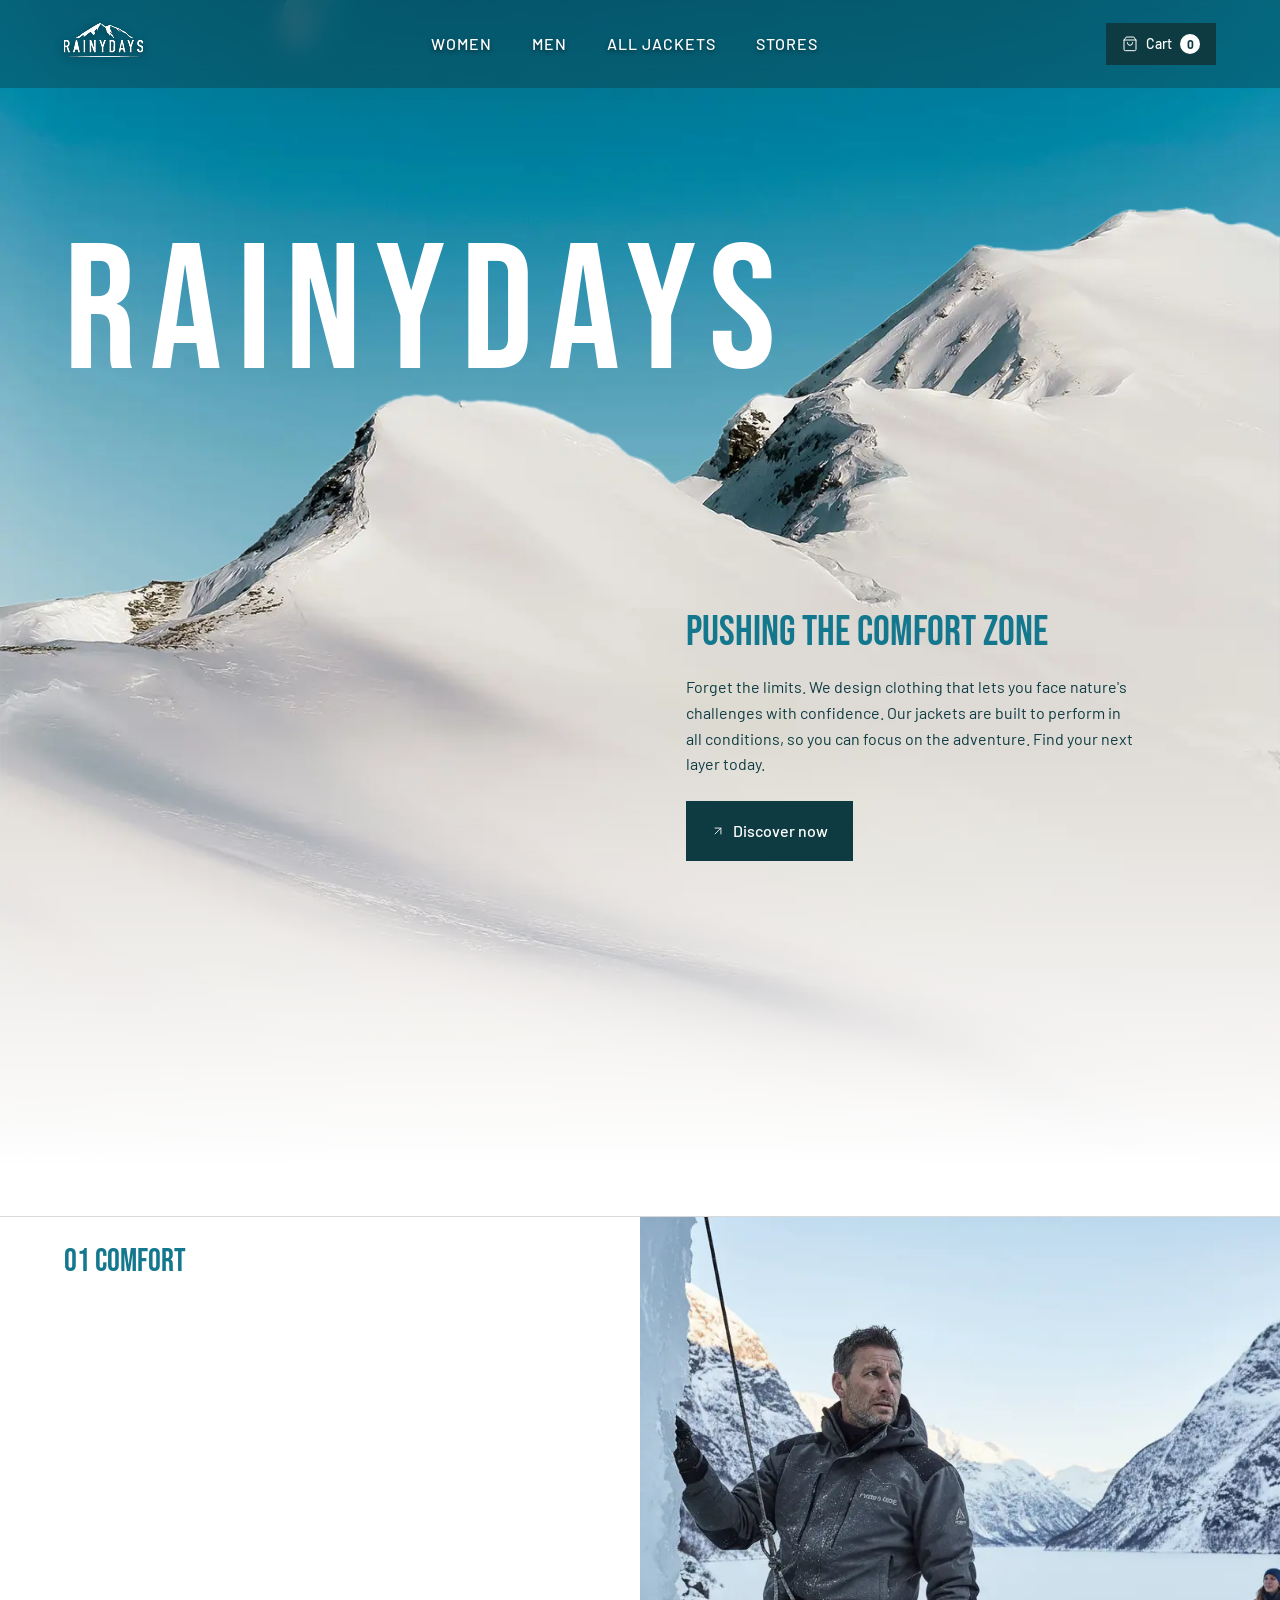
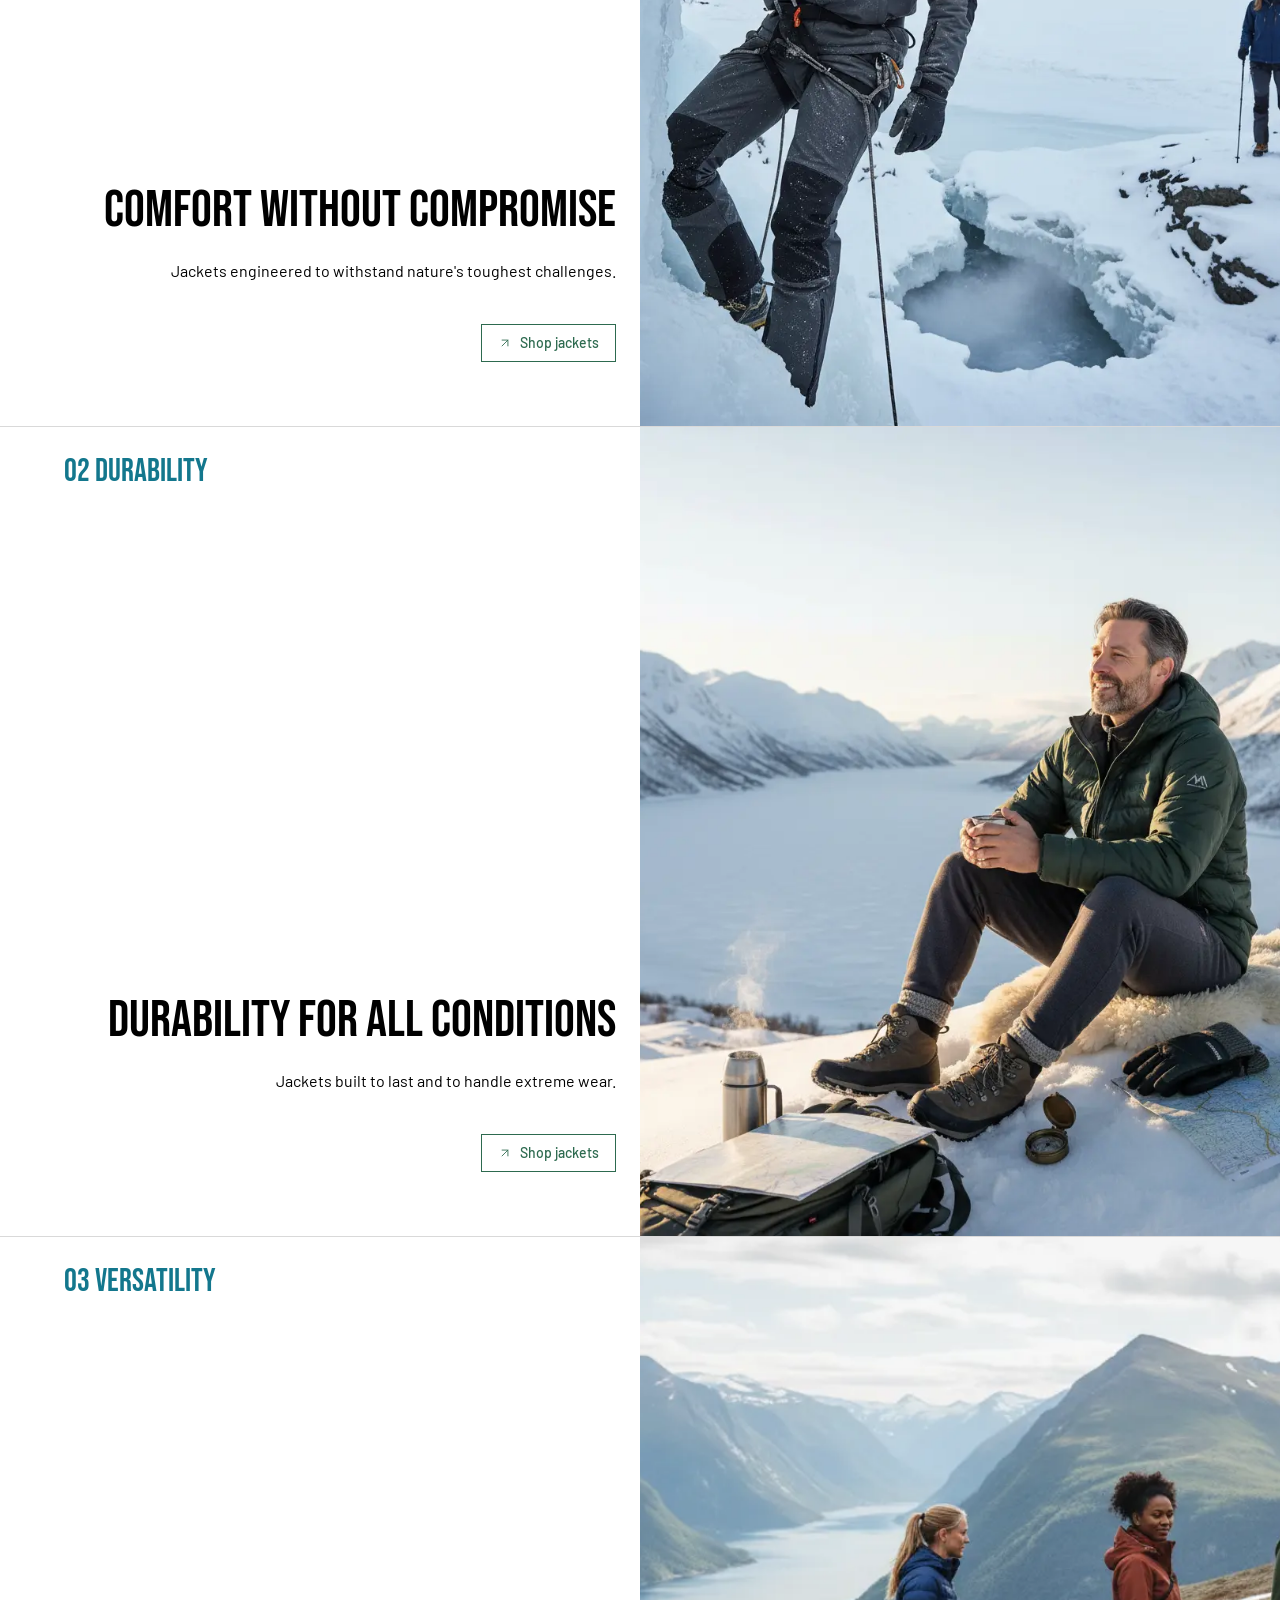
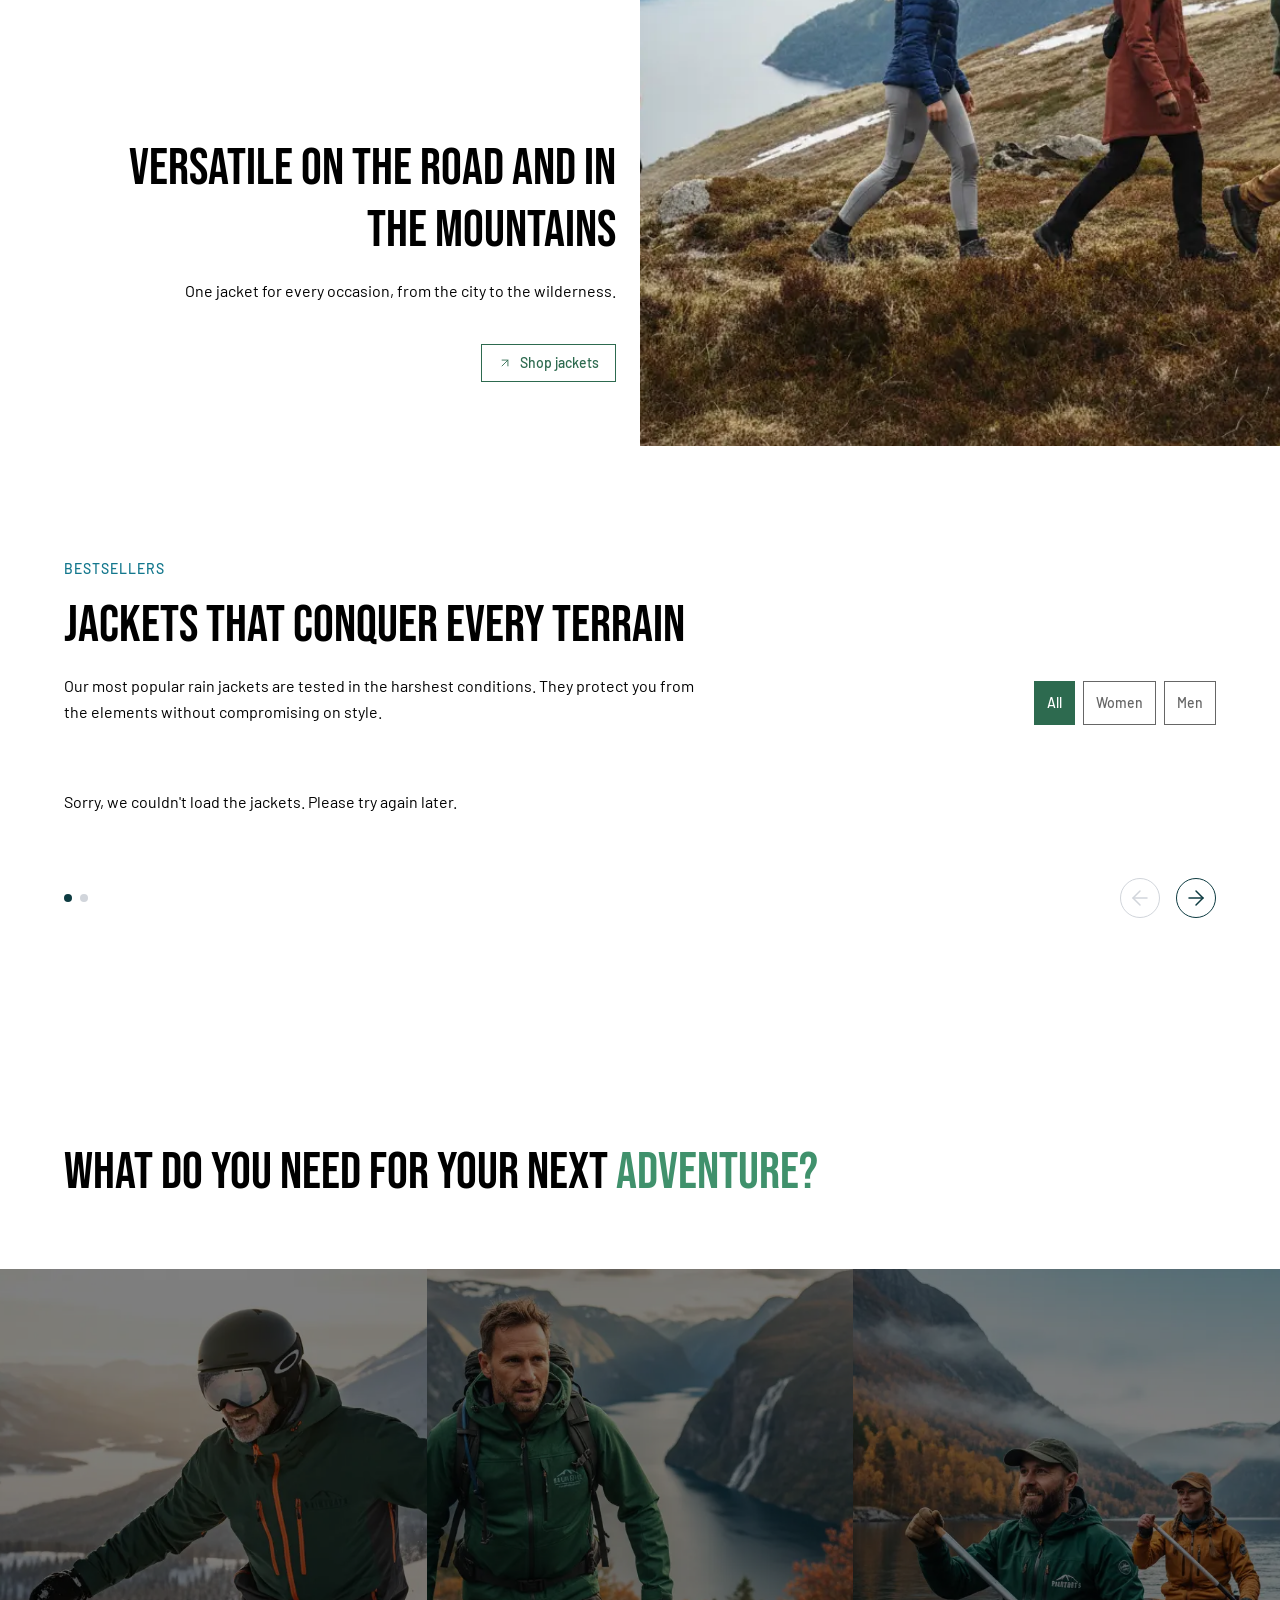
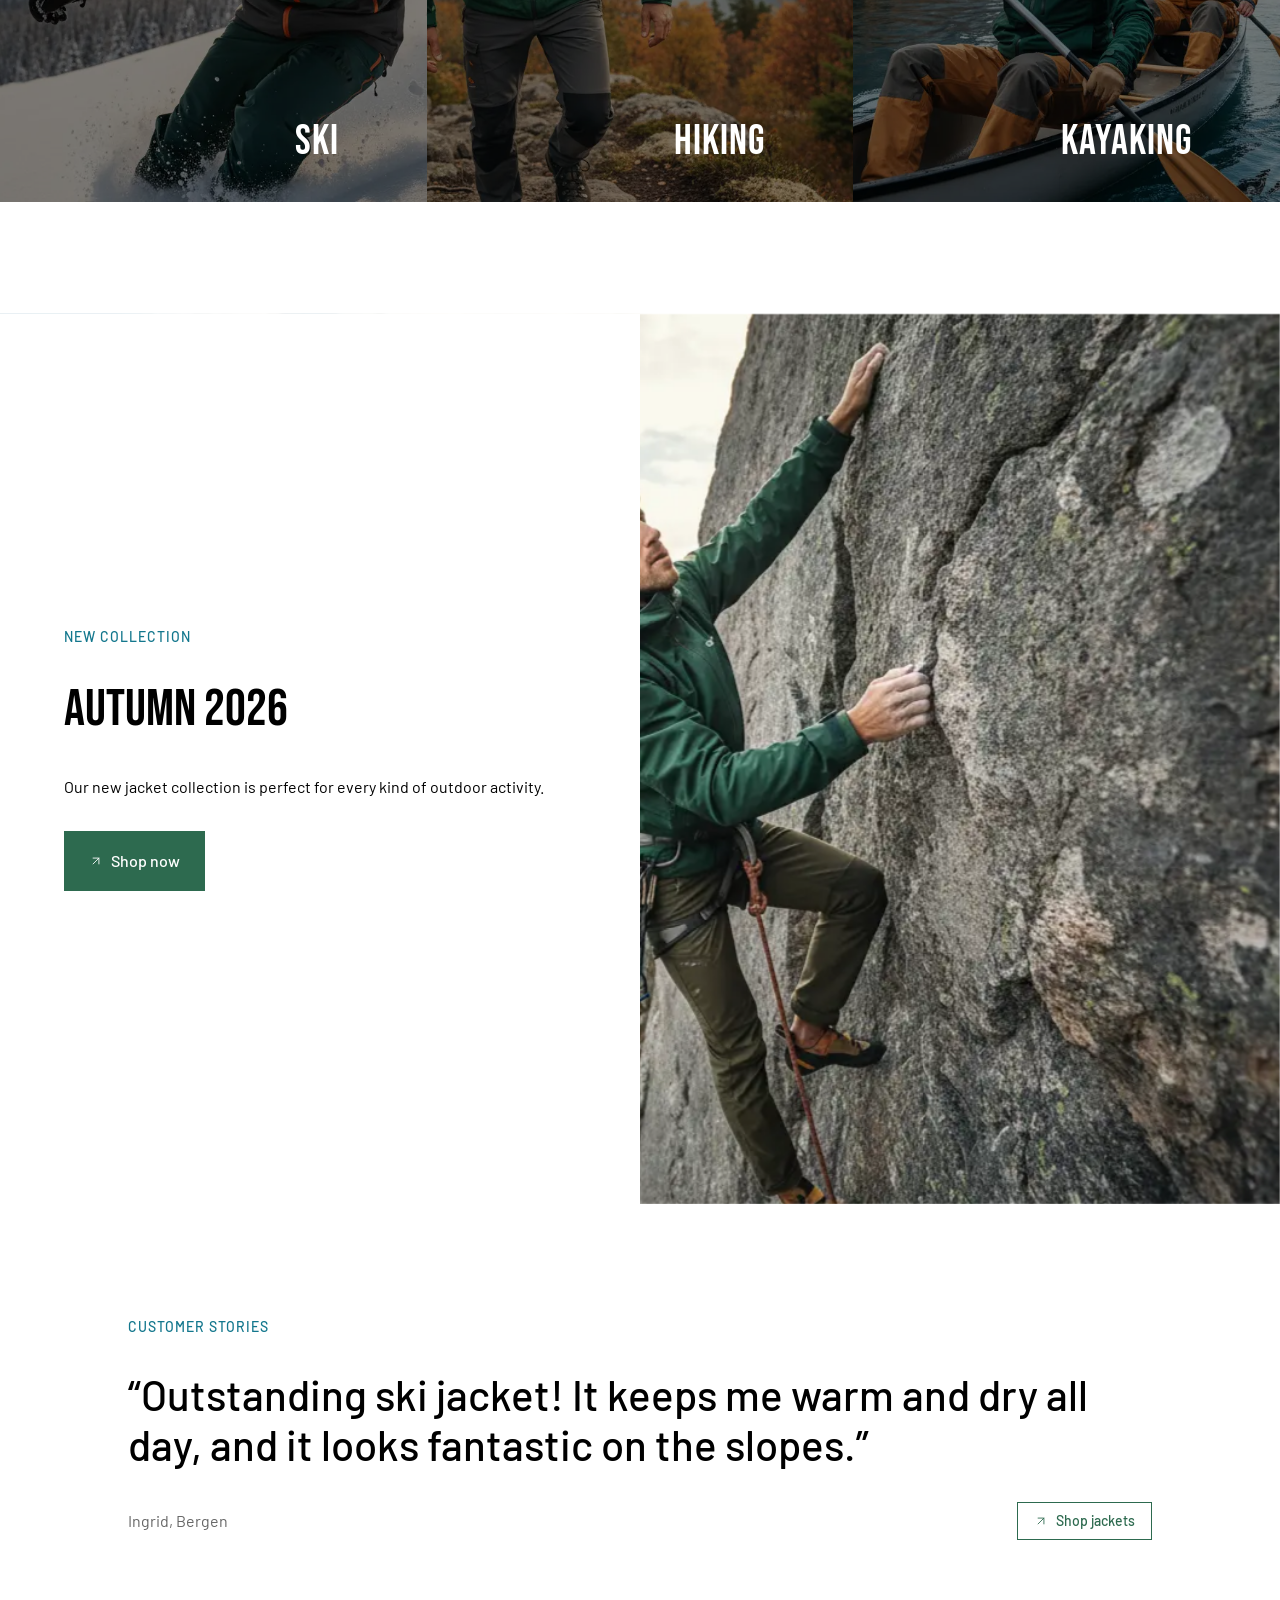
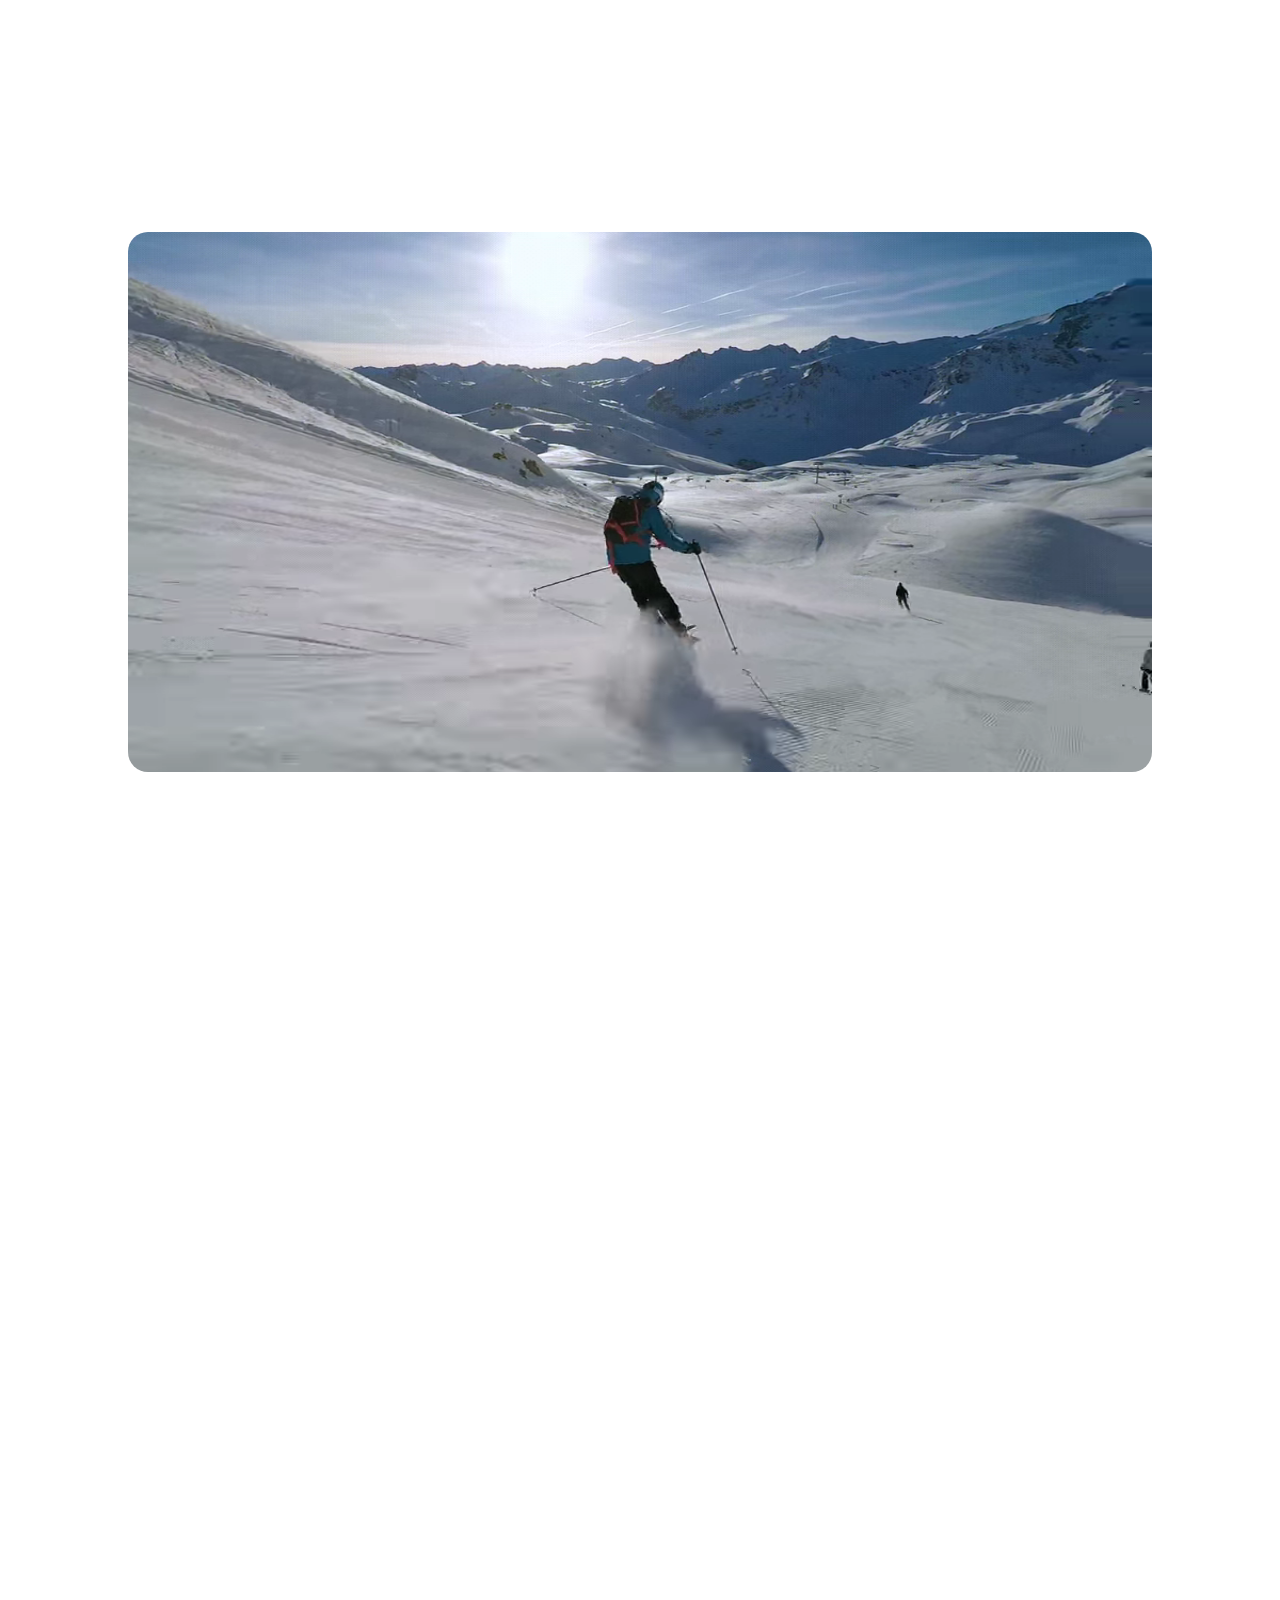
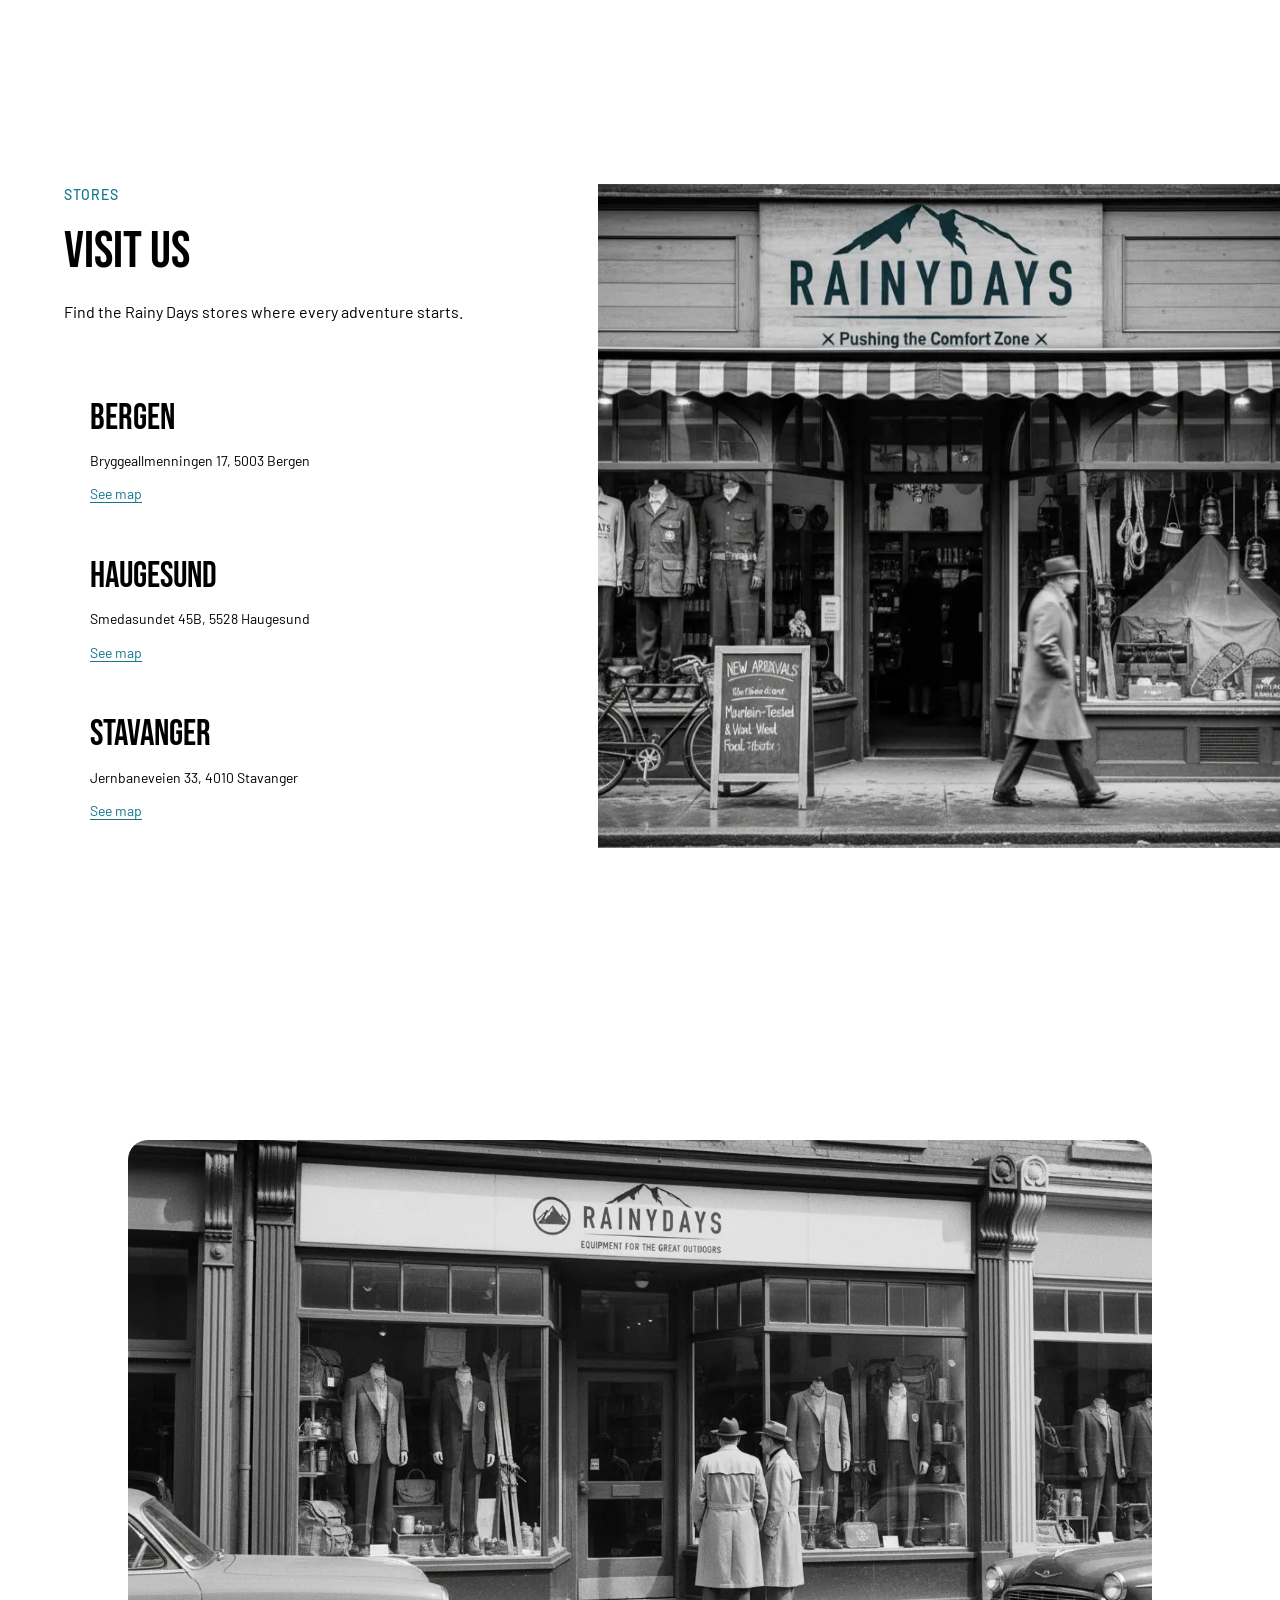
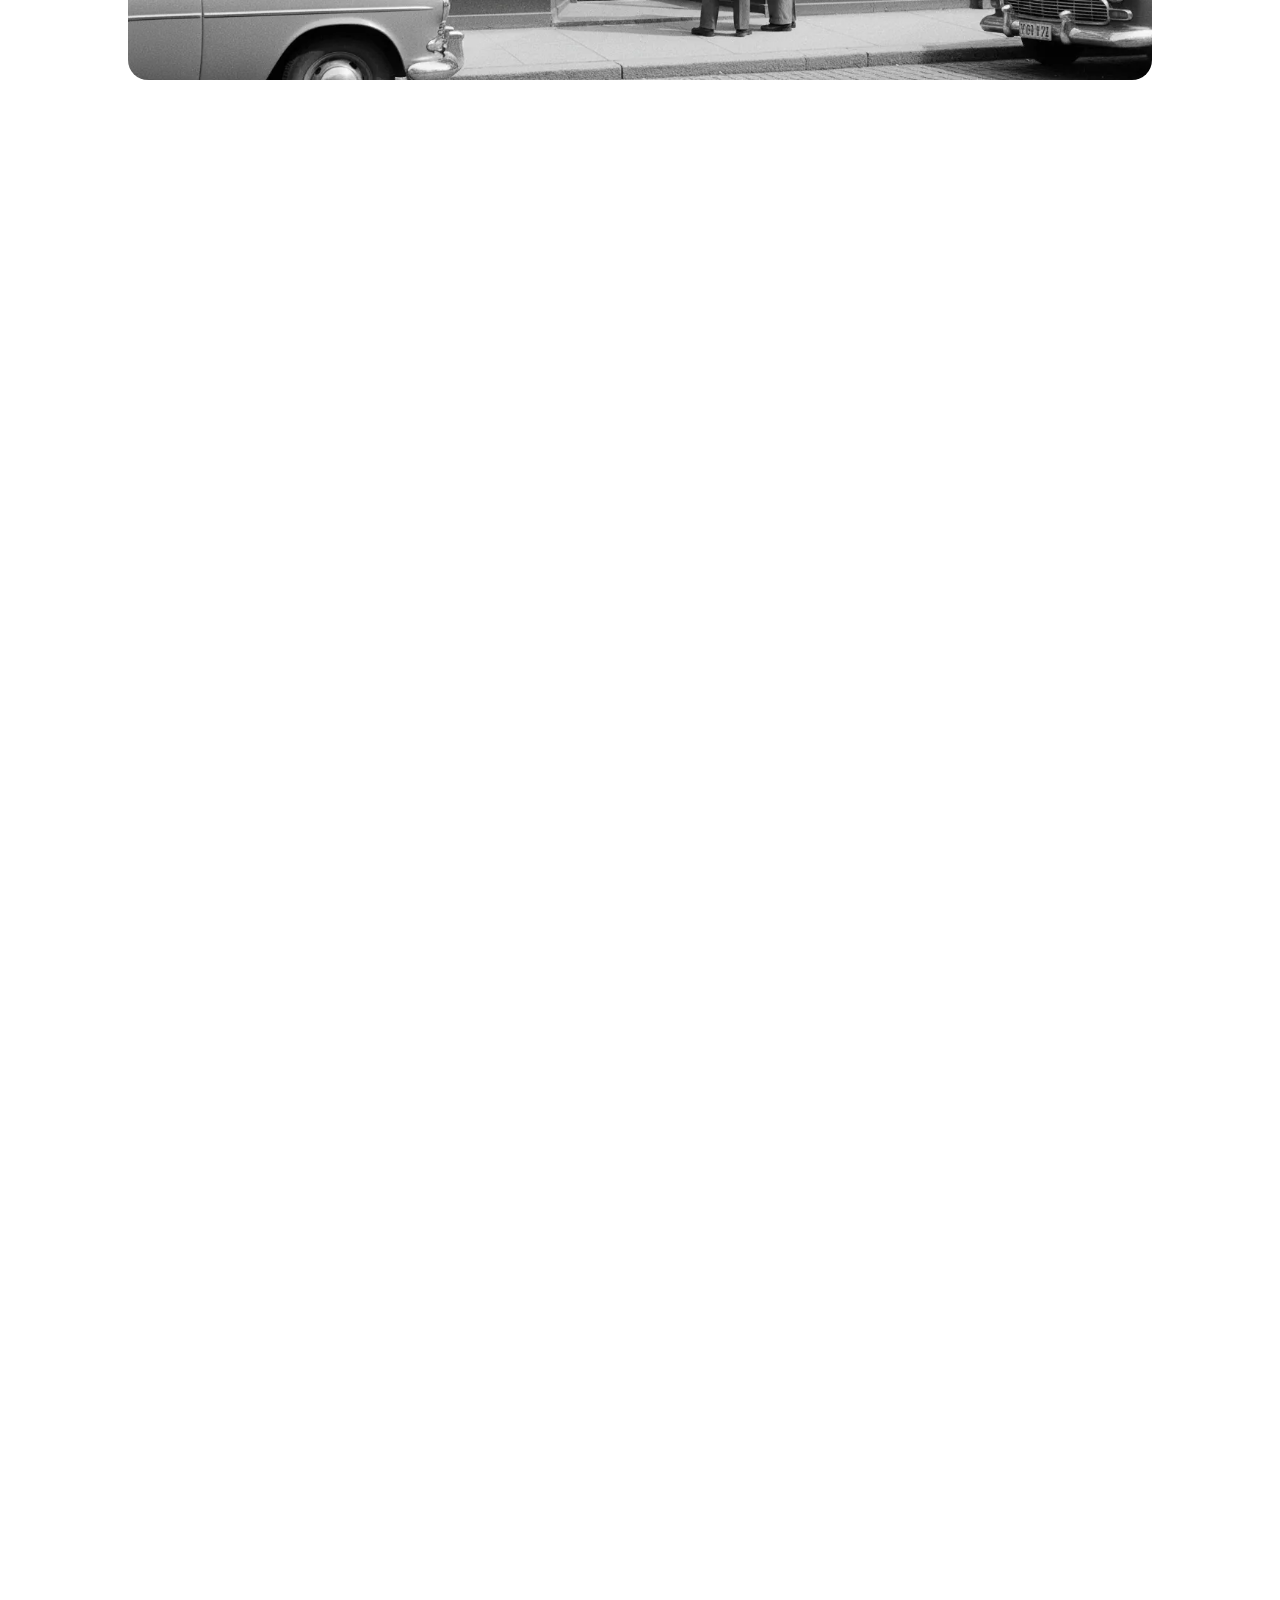
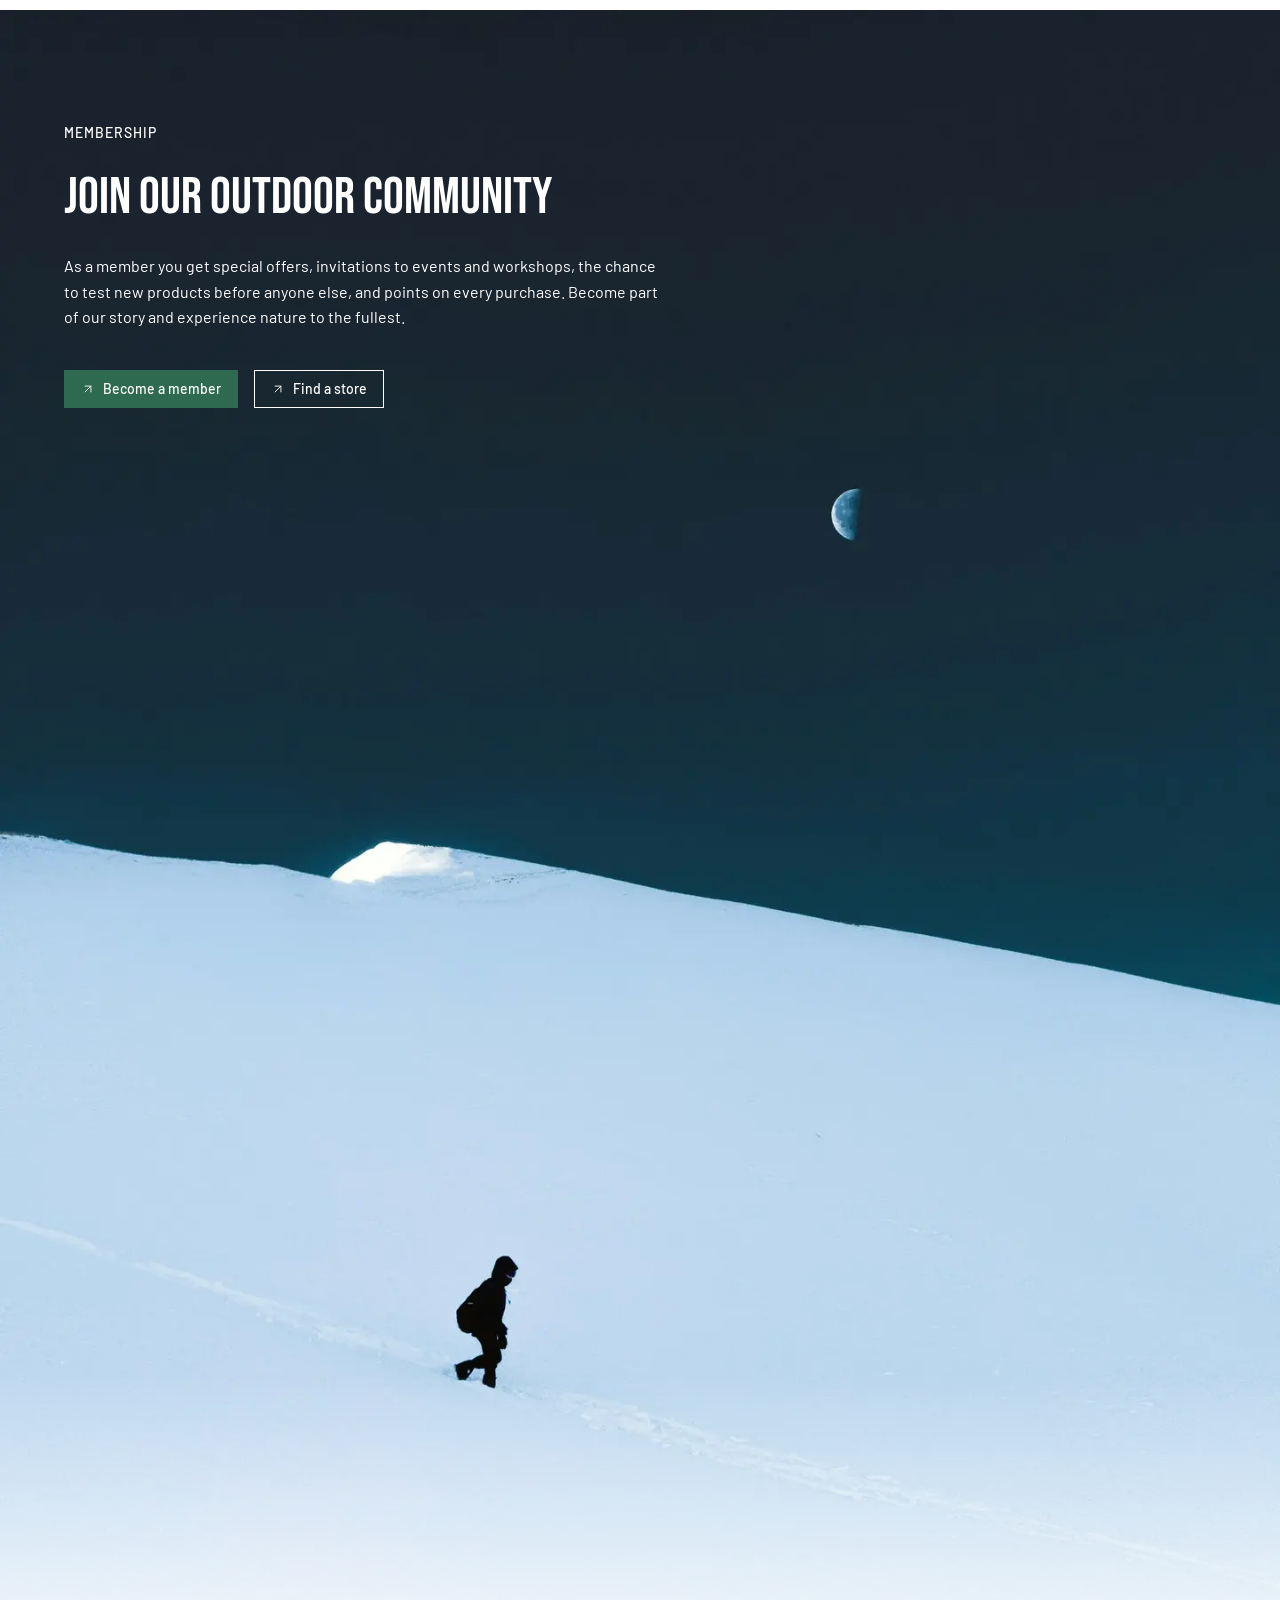
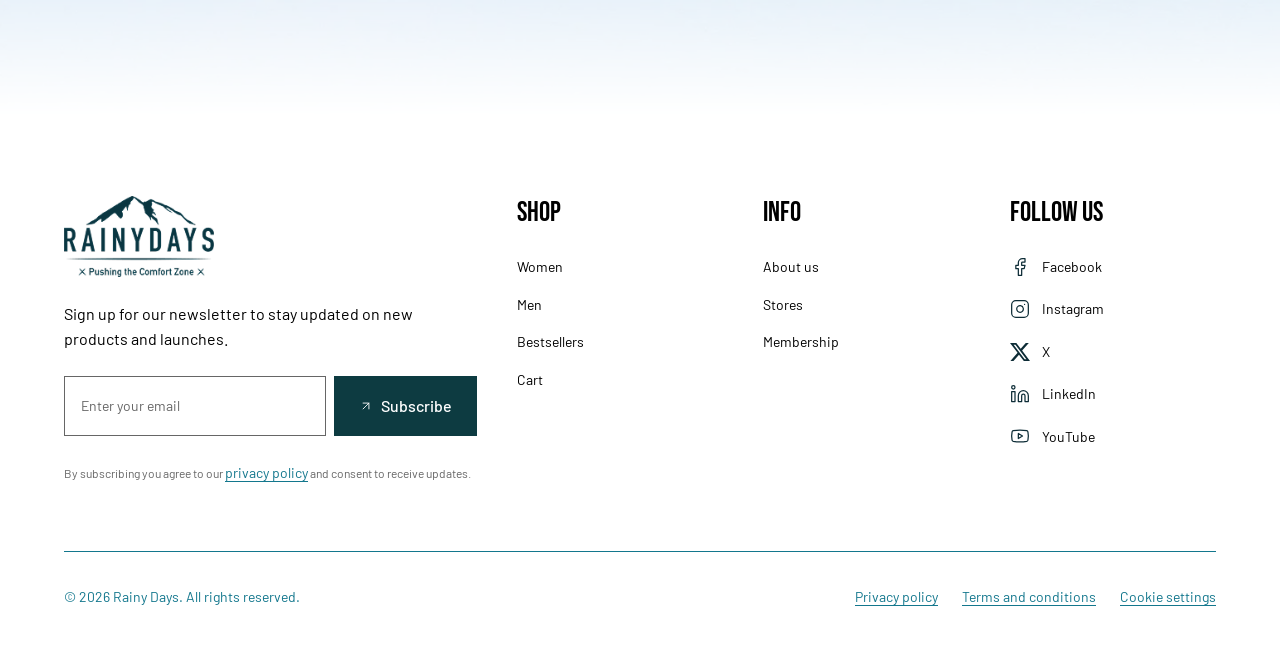
<file: index.html>
<!doctype html>
<html lang="en">
  <head>
    <meta charset="UTF-8" />
    <meta name="viewport" content="width=device-width, initial-scale=1.0" />
    <meta
      name="description"
      content="Rainy Days makes technical jackets for rain, snow and wind. Explore our bestsellers for women and men and find your next layer for the outdoors."
    />
    <link rel="canonical" href="https://kacperkijno.github.io/js1-ca-rainy-days/" />
    <link rel="icon" href="assets/icons/favicon-32.png" type="image/png" />
    <link rel="apple-touch-icon" href="assets/icons/apple-touch-icon.png" />
    <meta property="og:type" content="website" />
    <meta property="og:site_name" content="Rainy Days" />
    <meta property="og:title" content="Rainy Days | Technical outdoor jackets for rough weather" />
    <meta
      property="og:description"
      content="Rainy Days makes technical jackets for rain, snow and wind. Explore our bestsellers for women and men and find your next layer for the outdoors."
    />
    <meta property="og:url" content="https://kacperkijno.github.io/js1-ca-rainy-days/" />
    <meta
      property="og:image"
      content="https://kacperkijno.github.io/js1-ca-rainy-days/assets/images/hero-mountain.webp"
    />
    <title>Rainy Days | Technical outdoor jackets for rough weather</title>
    <link rel="preconnect" href="https://fonts.googleapis.com" />
    <link rel="preconnect" href="https://fonts.gstatic.com" crossorigin />
    <link
      href="https://fonts.googleapis.com/css2?family=Barlow:wght@400;500;600;700&family=Bebas+Neue&display=swap"
      rel="stylesheet"
    />
    <link rel="stylesheet" href="css/main.css" />
    <script type="module" src="js/pages/home.js"></script>
  </head>
  <body>
    <a href="#main" class="skip-link">Skip to content</a>
    <header class="header">
      <div class="container header__inner">
        <a href="index.html" class="logo header__logo">
          <img
            src="assets/images/logo-rainy-days-mini.png"
            alt="Rainy Days – go to the home page"
            width="79"
            height="43"
          />
        </a>
        <input
          type="checkbox"
          id="menu-toggle"
          class="header__toggle visually-hidden"
          aria-label="Open menu"
        />
        <label for="menu-toggle" class="header__burger">
          <span class="icon icon--menu" aria-hidden="true"></span>
          <span class="visually-hidden">Menu</span>
        </label>
        <nav class="nav" aria-label="Main">
          <ul class="nav__list">
            <li><a href="category/womens.html" class="nav__link">Women</a></li>
            <li><a href="category/mens.html" class="nav__link">Men</a></li>
            <li><a href="index.html#products" class="nav__link">All jackets</a></li>
            <li><a href="index.html#stores" class="nav__link">Stores</a></li>
            <li class="nav__extra"><a href="checkout/index.html" class="nav__link">Cart</a></li>
          </ul>
        </nav>
        <a href="checkout/index.html" class="cart-link">
          <span class="icon icon--bag icon--sm" aria-hidden="true"></span>
          <span class="cart-link__text visually-hidden-mobile">Cart</span>
          <span class="cart-badge" aria-hidden="true">0</span>
          <span class="visually-hidden">(0 items)</span>
        </a>
      </div>
    </header>

    <main id="main">
      <section class="hero" aria-labelledby="hero-title">
        <img
          src="assets/images/hero-sky.webp"
          alt=""
          class="hero__layer"
          width="1440"
          height="1373"
        />
        <h1 class="hero__title" id="hero-title">Rainydays</h1>
        <img
          src="assets/images/hero-mountain.webp"
          alt="Snow-covered mountain peak with sharp ridges under a clear blue sky."
          class="hero__layer hero__layer--front"
          width="1440"
          height="1373"
        />
        <div class="hero__content">
          <h2 class="hero__subtitle">Pushing the comfort zone</h2>
          <p class="hero__text">
            Forget the limits. We design clothing that lets you face nature's challenges with
            confidence. Our jackets are built to perform in all conditions, so you can focus on the
            adventure. Find your next layer today.
          </p>
          <a href="#products" class="btn btn--primary btn--lg">
            <span class="icon icon--arrow-up-right" aria-hidden="true"></span>
            Discover now
          </a>
        </div>
      </section>

      <section class="features" aria-label="Why Rainy Days">
        <article class="feature">
          <div class="feature__content">
            <p class="feature__label">01 Comfort</p>
            <div class="feature__text">
              <h2>Comfort without compromise</h2>
              <p>Jackets engineered to withstand nature's toughest challenges.</p>
              <a href="#products" class="btn btn--ghost btn--sm">
                <span class="icon icon--arrow-up-right" aria-hidden="true"></span>
                Shop jackets
              </a>
            </div>
          </div>
          <img
            src="assets/images/feature-comfort.webp"
            alt="Man ice climbing up a frozen waterfall in a grey Rainy Days jacket, with a partner waiting on the ice below."
            class="feature__image"
            width="1024"
            height="1024"
            loading="lazy"
          />
        </article>

        <article class="feature">
          <div class="feature__content">
            <p class="feature__label">02 Durability</p>
            <div class="feature__text">
              <h2>Durability for all conditions</h2>
              <p>Jackets built to last and to handle extreme wear.</p>
              <a href="#products" class="btn btn--ghost btn--sm">
                <span class="icon icon--arrow-up-right" aria-hidden="true"></span>
                Shop jackets
              </a>
            </div>
          </div>
          <img
            src="assets/images/feature-durability.webp"
            alt="Smiling hiker in a green jacket resting in the snow with a thermos and a map, a frozen fjord behind him."
            class="feature__image"
            width="1024"
            height="1024"
            loading="lazy"
          />
        </article>

        <article class="feature">
          <div class="feature__content">
            <p class="feature__label">03 Versatility</p>
            <div class="feature__text">
              <h2>Versatile on the road and in the mountains</h2>
              <p>One jacket for every occasion, from the city to the wilderness.</p>
              <a href="#products" class="btn btn--ghost btn--sm">
                <span class="icon icon--arrow-up-right" aria-hidden="true"></span>
                Shop jackets
              </a>
            </div>
          </div>
          <img
            src="assets/images/feature-versatility.webp"
            alt="Four hikers in colourful jackets walking along a grassy ridge high above a fjord."
            class="feature__image"
            width="1408"
            height="736"
            loading="lazy"
          />
        </article>
      </section>

      <section class="section bestsellers" id="products" aria-labelledby="products-title">
        <div class="container bestsellers__header">
          <div class="section-header">
            <p class="eyebrow">Bestsellers</p>
            <h2 id="products-title">Jackets that conquer every terrain</h2>
            <p>
              Our most popular rain jackets are tested in the harshest conditions. They protect you
              from the elements without compromising on style.
            </p>
          </div>
          <!-- Filter by gender (js/pages/home.js) -->
          <div class="chip-list" role="group" aria-label="Filter products">
            <button type="button" class="chip" aria-pressed="true">All</button>
            <button type="button" class="chip" aria-pressed="false" data-gender="Female">
              Women
            </button>
            <button type="button" class="chip" aria-pressed="false" data-gender="Male">Men</button>
          </div>
        </div>

        <div class="container">
          <div id="products-status" role="status" aria-live="polite">Loading jackets...</div>

          <div id="product-list" class="bestsellers__track"></div>
        </div>

        <div class="container bestsellers__controls">
          <div class="bestsellers__dots" aria-hidden="true">
            <span class="bestsellers__dot bestsellers__dot--active"></span>
            <span class="bestsellers__dot"></span>
          </div>
          <div class="bestsellers__arrows">
            <button type="button" class="arrow-btn" aria-label="Previous products" disabled>
              <span class="icon icon--arrow-left" aria-hidden="true"></span>
            </button>
            <button type="button" class="arrow-btn" aria-label="Next products">
              <span class="icon icon--arrow-right" aria-hidden="true"></span>
            </button>
          </div>
        </div>
      </section>

      <section class="section adventure" aria-labelledby="adventure-title">
        <div class="container">
          <h2 id="adventure-title">
            What do you need for your next
            <span class="adventure__highlight">adventure?</span>
          </h2>
        </div>
        <div class="adventure__grid">
          <a href="#products" class="adventure-card">
            <img
              src="assets/images/adventure-ski.webp"
              alt="Skier in a green jacket, helmet and goggles riding through powder snow above a frozen lake."
              class="adventure-card__image"
              width="1408"
              height="736"
              loading="lazy"
            />
            <span class="adventure-card__name">
              Ski
              <span class="icon icon--arrow-right" aria-hidden="true"></span>
            </span>
          </a>
          <a href="#products" class="adventure-card">
            <img
              src="assets/images/adventure-hiking.webp"
              alt="Hiker in a green jacket on a rocky trail above a fjord, with a waterfall and autumn trees behind him."
              class="adventure-card__image"
              width="1408"
              height="736"
              loading="lazy"
            />
            <span class="adventure-card__name">
              Hiking
              <span class="icon icon--arrow-right" aria-hidden="true"></span>
            </span>
          </a>
          <a href="#products" class="adventure-card">
            <img
              src="assets/images/adventure-kayaking.webp"
              alt="Two men paddling a canoe on a calm fjord surrounded by autumn-coloured mountains."
              class="adventure-card__image"
              width="1408"
              height="736"
              loading="lazy"
            />
            <span class="adventure-card__name">
              Kayaking
              <span class="icon icon--arrow-right" aria-hidden="true"></span>
            </span>
          </a>
        </div>
      </section>

      <section class="collection-promo" aria-labelledby="collection-title">
        <div class="collection-promo__panel">
          <div class="collection-promo__content">
            <p class="eyebrow">New collection</p>
            <h2 id="collection-title">Autumn 2026</h2>
            <p>Our new jacket collection is perfect for every kind of outdoor activity.</p>
            <a href="#products" class="btn btn--accent btn--lg">
              <span class="icon icon--arrow-up-right" aria-hidden="true"></span>
              Shop now
            </a>
          </div>
        </div>
      </section>

      <section class="testimonial" aria-labelledby="testimonial-title">
        <div class="container section">
          <figure class="testimonial__quote">
            <h2 class="eyebrow" id="testimonial-title">Customer stories</h2>
            <blockquote class="testimonial__text">
              <p>
                &ldquo;Outstanding ski jacket! It keeps me warm and dry all day, and it looks
                fantastic on the slopes.&rdquo;
              </p>
            </blockquote>
            <figcaption class="testimonial__footer">
              <cite class="testimonial__author">Ingrid, Bergen</cite>
              <a href="#products" class="btn btn--ghost btn--sm">
                <span class="icon icon--arrow-up-right" aria-hidden="true"></span>
                Shop jackets
              </a>
            </figcaption>
          </figure>
        </div>
        <div class="testimonial__media">
          <div class="testimonial__sticky">
            <video
              class="testimonial__video"
              autoplay
              loop
              muted
              playsinline
              poster="assets/images/testimonial-ski-slope.webp"
              aria-label="Skier going down a sunny, snow-covered mountain slope."
            >
              <source src="assets/images/testimonial-ski-slope.webm" type="video/webm" />
            </video>
          </div>
        </div>
      </section>

      <section class="section stores" id="stores" aria-labelledby="stores-title">
        <div class="stores__layout">
          <div class="stores__info">
            <div class="section-header">
              <p class="eyebrow">Stores</p>
              <h2 id="stores-title">Visit us</h2>
              <p>Find the Rainy Days stores where every adventure starts.</p>
            </div>
            <ul class="stores__list">
              <li class="store store--bergen">
                <h3 class="store__name">Bergen</h3>
                <address class="store__address">Bryggeallmenningen 17, 5003 Bergen</address>
                <a
                  href="https://www.google.com/maps/search/?api=1&amp;query=Bryggeallmenningen+17+Bergen"
                  class="text-link"
                  target="_blank"
                  rel="noopener"
                >
                  See map<span class="visually-hidden">
                    of the Bergen store (opens in a new tab)</span
                  >
                </a>
              </li>
              <li class="store store--haugesund">
                <h3 class="store__name">Haugesund</h3>
                <address class="store__address">Smedasundet 45B, 5528 Haugesund</address>
                <a
                  href="https://www.google.com/maps/search/?api=1&amp;query=Smedasundet+45B+Haugesund"
                  class="text-link"
                  target="_blank"
                  rel="noopener"
                >
                  See map<span class="visually-hidden">
                    of the Haugesund store (opens in a new tab)</span
                  >
                </a>
              </li>
              <li class="store store--stavanger">
                <h3 class="store__name">Stavanger</h3>
                <address class="store__address">Jernbaneveien 33, 4010 Stavanger</address>
                <a
                  href="https://www.google.com/maps/search/?api=1&amp;query=Jernbaneveien+33+Stavanger"
                  class="text-link"
                  target="_blank"
                  rel="noopener"
                >
                  See map<span class="visually-hidden">
                    of the Stavanger store (opens in a new tab)</span
                  >
                </a>
              </li>
            </ul>
          </div>
          <div class="stores__gallery">
            <img
              src="assets/images/store-default.webp"
              alt="Black and white photo of a Rainy Days shop front with jackets in the window."
              class="stores__image stores__image--default"
              width="1408"
              height="736"
              loading="lazy"
            />
            <img
              src="assets/images/store-bergen.webp"
              alt="The Rainy Days store in Bergen."
              class="stores__image stores__image--bergen"
              width="1408"
              height="736"
              loading="lazy"
            />
            <img
              src="assets/images/store-haugesund.webp"
              alt="The Rainy Days store in Haugesund."
              class="stores__image stores__image--haugesund"
              width="1408"
              height="736"
              loading="lazy"
            />
            <img
              src="assets/images/store-stavanger.webp"
              alt="The Rainy Days store in Stavanger."
              class="stores__image stores__image--stavanger"
              width="1408"
              height="736"
              loading="lazy"
            />
          </div>
        </div>
      </section>

      <section class="about" id="about" aria-labelledby="about-title">
        <div class="about__sticky">
          <div class="about__frame">
            <img
              src="assets/images/about-history.webp"
              alt="Old black and white photo of the first Rainy Days shop, with two men in coats looking at the window display."
              class="about__image"
              width="1408"
              height="736"
              loading="lazy"
            />
            <div class="about__card">
              <p class="eyebrow">About us</p>
              <h2 id="about-title">Passionate about the outdoors since day one</h2>
              <p>
                Since the 1950s we have been making gear for the Nordic climate. Our goal is simple:
                you should be able to enjoy the best moments outside, even when the weather has
                other plans.
              </p>
              <a href="#stores" class="btn btn--ghost btn--sm">
                <span class="icon icon--arrow-up-right" aria-hidden="true"></span>
                Visit our stores
              </a>
            </div>
          </div>
        </div>
      </section>

      <section class="membership" id="membership" aria-labelledby="membership-title">
        <img
          src="assets/images/membership-night-hike.webp"
          alt="A lone hiker climbing a snowy mountainside under a dark night sky with a half moon."
          class="membership__image"
          width="1440"
          height="1920"
          loading="lazy"
        />
        <div class="container membership__content">
          <div class="membership__text">
            <p class="eyebrow eyebrow--light">Membership</p>
            <h2 id="membership-title">Join our outdoor community</h2>
            <p>
              As a member you get special offers, invitations to events and workshops, the chance to
              test new products before anyone else, and points on every purchase. Become part of our
              story and experience nature to the fullest.
            </p>
            <div class="membership__actions">
              <a href="#newsletter" class="btn btn--accent btn--sm">
                <span class="icon icon--arrow-up-right" aria-hidden="true"></span>
                Become a member
              </a>
              <a href="#stores" class="btn btn--ghost-light btn--sm">
                <span class="icon icon--arrow-up-right" aria-hidden="true"></span>
                Find a store
              </a>
            </div>
          </div>
        </div>
      </section>
    </main>

    <footer class="footer">
      <div class="container">
        <div class="footer__top">
          <div class="footer__newsletter" id="newsletter">
            <a href="index.html" class="logo logo--large">
              <img
                src="assets/images/logo-rainy-days.png"
                alt="Rainy Days – Pushing the Comfort Zone, go to the home page"
                width="181"
                height="97"
              />
            </a>
            <p>Sign up for our newsletter to stay updated on new products and launches.</p>
            <form class="input-group" aria-label="Newsletter sign-up">
              <label for="newsletter-email" class="visually-hidden">Email address</label>
              <input
                type="email"
                id="newsletter-email"
                name="email"
                class="field__input"
                placeholder="Enter your email"
                autocomplete="email"
                required
              />
              <button type="submit" class="btn btn--primary btn--lg">
                <span class="icon icon--arrow-up-right" aria-hidden="true"></span>
                Subscribe
              </button>
            </form>
            <p class="field__hint">
              By subscribing you agree to our
              <a href="privacy.html" class="text-link">privacy policy</a>
              and consent to receive updates.
            </p>
          </div>

          <nav aria-labelledby="footer-shop">
            <h2 class="footer__heading" id="footer-shop">Shop</h2>
            <ul class="footer__list">
              <li><a href="category/womens.html" class="footer__link">Women</a></li>
              <li><a href="category/mens.html" class="footer__link">Men</a></li>
              <li><a href="index.html#products" class="footer__link">Bestsellers</a></li>
              <li><a href="checkout/index.html" class="footer__link">Cart</a></li>
            </ul>
          </nav>

          <nav aria-labelledby="footer-info">
            <h2 class="footer__heading" id="footer-info">Info</h2>
            <ul class="footer__list">
              <li><a href="index.html#about" class="footer__link">About us</a></li>
              <li><a href="index.html#stores" class="footer__link">Stores</a></li>
              <li><a href="index.html#membership" class="footer__link">Membership</a></li>
            </ul>
          </nav>

          <div class="footer__social">
            <h2 class="footer__heading">Follow us</h2>
            <ul class="footer__list">
              <li>
                <a
                  href="https://www.facebook.com/"
                  class="footer__link"
                  target="_blank"
                  rel="noopener"
                >
                  <span class="icon icon--facebook" aria-hidden="true"></span>
                  <span class="footer__link-text visually-hidden-mobile">Facebook</span>
                </a>
              </li>
              <li>
                <a
                  href="https://www.instagram.com/"
                  class="footer__link"
                  target="_blank"
                  rel="noopener"
                >
                  <span class="icon icon--instagram" aria-hidden="true"></span>
                  <span class="footer__link-text visually-hidden-mobile">Instagram</span>
                </a>
              </li>
              <li>
                <a href="https://x.com/" class="footer__link" target="_blank" rel="noopener">
                  <span class="icon icon--x-logo" aria-hidden="true"></span>
                  <span class="footer__link-text visually-hidden-mobile">X</span>
                </a>
              </li>
              <li>
                <a
                  href="https://www.linkedin.com/"
                  class="footer__link"
                  target="_blank"
                  rel="noopener"
                >
                  <span class="icon icon--linkedin" aria-hidden="true"></span>
                  <span class="footer__link-text visually-hidden-mobile">LinkedIn</span>
                </a>
              </li>
              <li>
                <a
                  href="https://www.youtube.com/"
                  class="footer__link"
                  target="_blank"
                  rel="noopener"
                >
                  <span class="icon icon--youtube" aria-hidden="true"></span>
                  <span class="footer__link-text visually-hidden-mobile">YouTube</span>
                </a>
              </li>
            </ul>
          </div>
        </div>

        <div class="footer__bottom">
          <p>&copy; 2026 Rainy Days. All rights reserved.</p>
          <ul class="footer__legal">
            <li><a href="privacy.html">Privacy policy</a></li>
            <li><a href="terms.html">Terms and conditions</a></li>
            <li><a href="privacy.html#cookies">Cookie settings</a></li>
          </ul>
        </div>
      </div>
    </footer>
    <div id="size-popover" class="size-popover" popover>
      <p class="size-popover__title">Select size</p>
      <div id="size-popover-list" class="size-popover__list"></div>
    </div>
  </body>
</html>
</file>
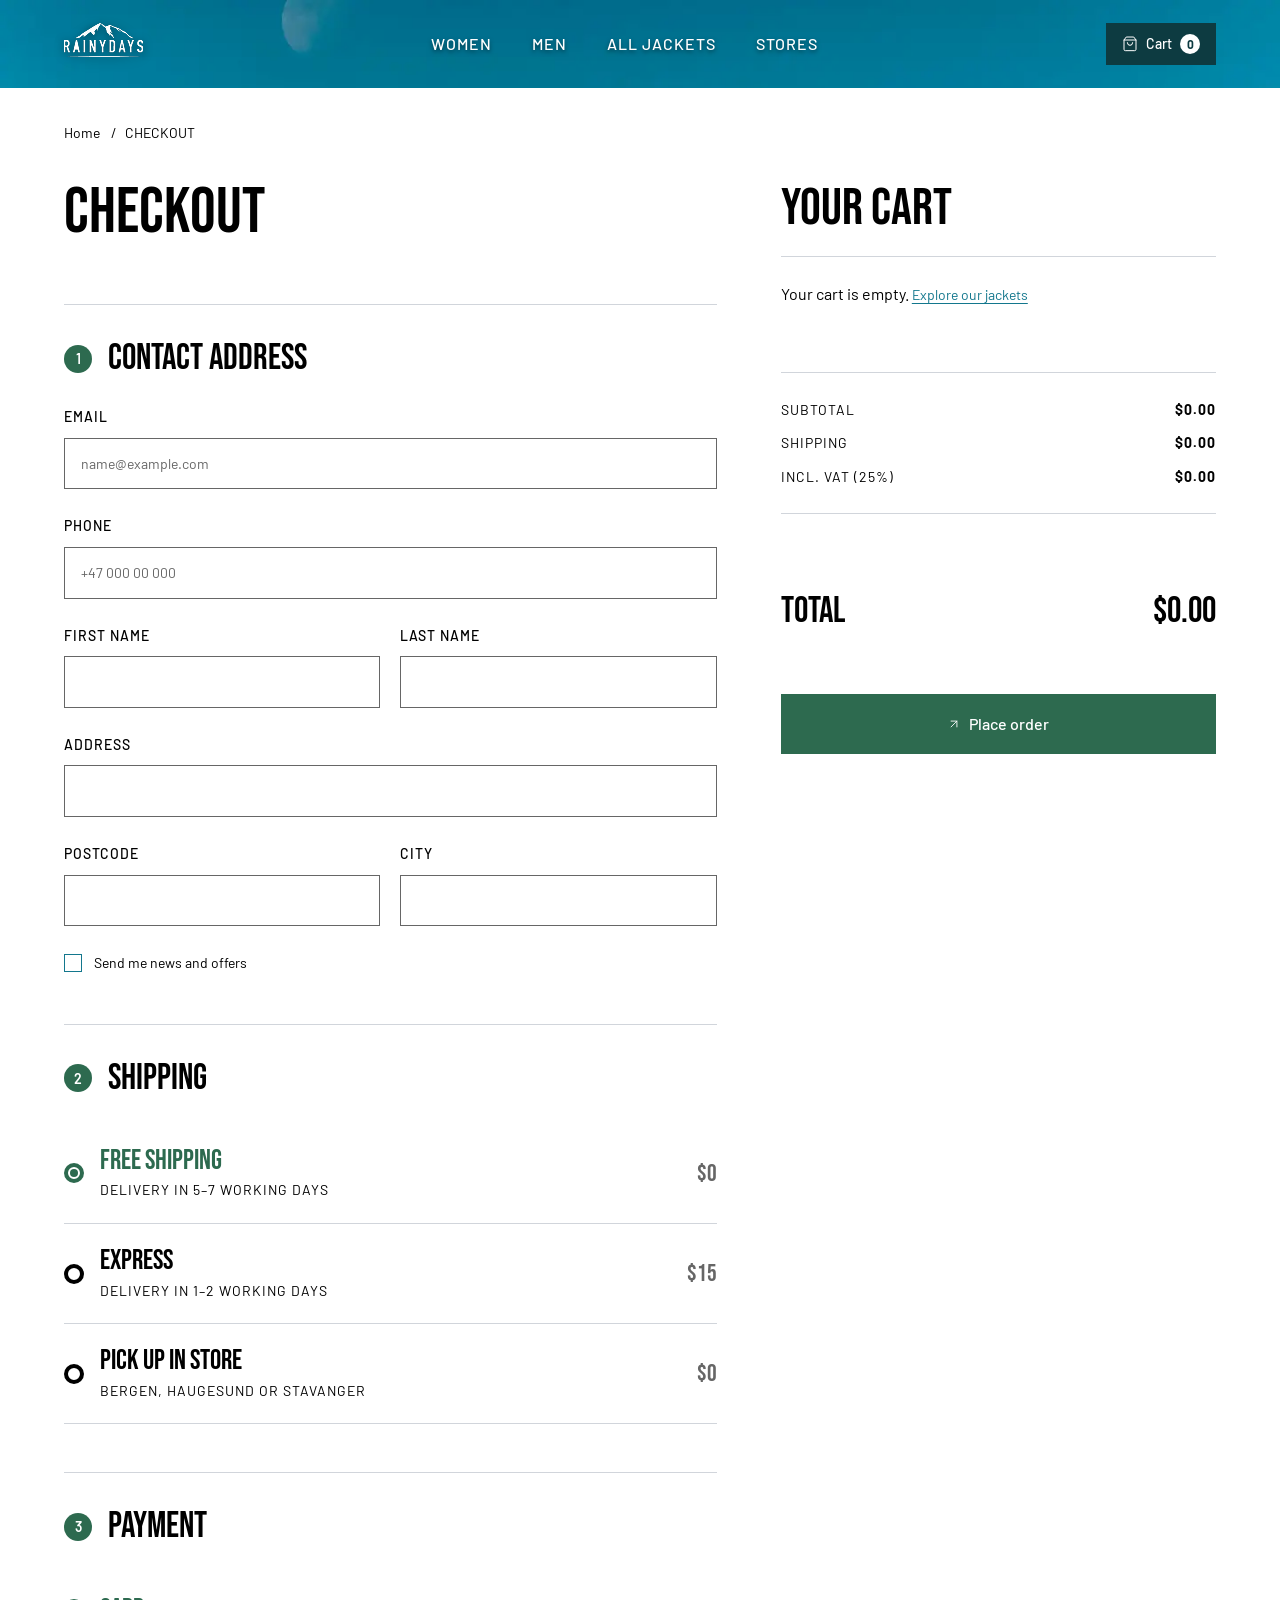
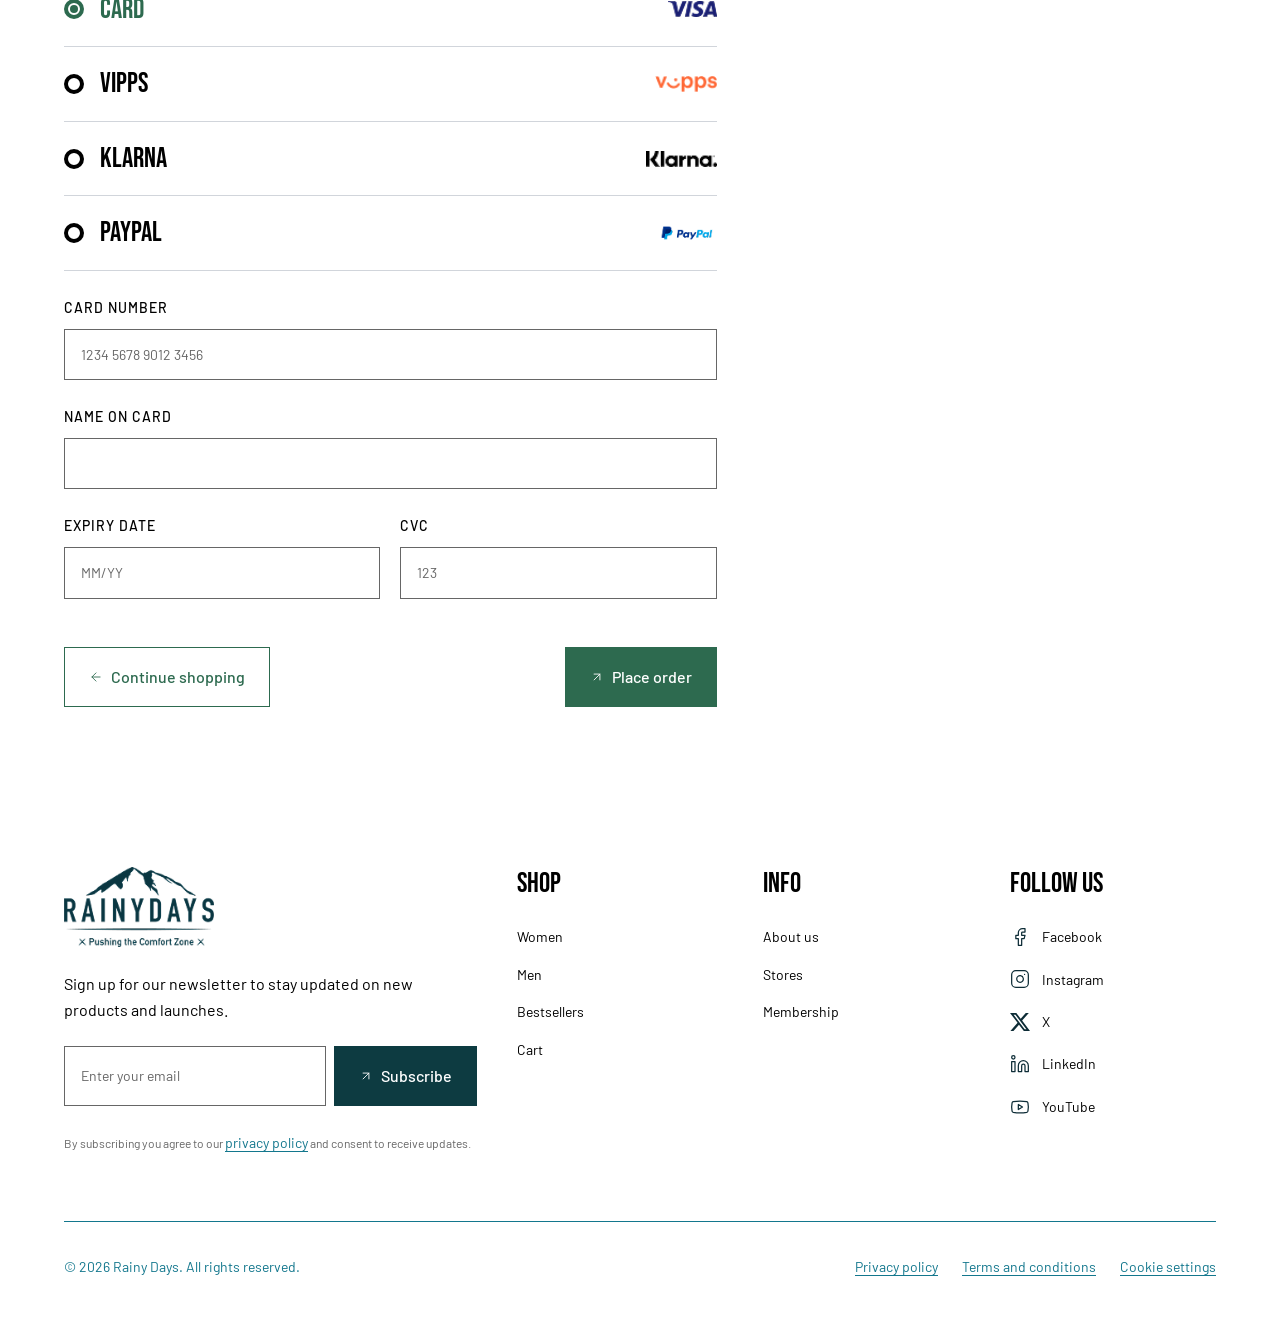
<file: checkout/index.html>
<!doctype html>
<html lang="en">
  <head>
    <meta charset="UTF-8" />
    <meta name="viewport" content="width=device-width, initial-scale=1.0" />
    <meta
      name="description"
      content="Review your cart, choose shipping and payment and place your Rainy Days order."
    />
    <link
      rel="canonical"
      href="https://kacperkijno.github.io/js1-ca-rainy-days/checkout/index.html"
    />
    <link rel="icon" href="../assets/icons/favicon-32.png" type="image/png" />
    <link rel="apple-touch-icon" href="../assets/icons/apple-touch-icon.png" />
    <meta property="og:type" content="website" />
    <meta property="og:site_name" content="Rainy Days" />
    <meta property="og:title" content="Checkout | Rainy Days" />
    <meta
      property="og:description"
      content="Review your cart, choose shipping and payment and place your Rainy Days order."
    />
    <meta
      property="og:url"
      content="https://kacperkijno.github.io/js1-ca-rainy-days/checkout/index.html"
    />
    <meta
      property="og:image"
      content="https://kacperkijno.github.io/js1-ca-rainy-days/assets/images/hero-mountain.webp"
    />
    <title>Checkout | Rainy Days</title>
    <link rel="preconnect" href="https://fonts.googleapis.com" />
    <link rel="preconnect" href="https://fonts.gstatic.com" crossorigin />
    <link
      href="https://fonts.googleapis.com/css2?family=Barlow:wght@400;500;600;700&family=Bebas+Neue&display=swap"
      rel="stylesheet"
    />
    <link rel="stylesheet" href="../css/main.css" />
  </head>
  <body>
    <a href="#main" class="skip-link">Skip to content</a>
    <header class="header header--solid">
      <div class="container header__inner">
        <a href="../index.html" class="logo header__logo">
          <img
            src="../assets/images/logo-rainy-days-mini.png"
            alt="Rainy Days – go to the home page"
            width="79"
            height="43"
          />
        </a>
        <input
          type="checkbox"
          id="menu-toggle"
          class="header__toggle visually-hidden"
          aria-label="Open menu"
        />
        <label for="menu-toggle" class="header__burger">
          <span class="icon icon--menu" aria-hidden="true"></span>
          <span class="visually-hidden">Menu</span>
        </label>
        <nav class="nav" aria-label="Main">
          <ul class="nav__list">
            <li><a href="../category/womens.html" class="nav__link">Women</a></li>
            <li><a href="../category/mens.html" class="nav__link">Men</a></li>
            <li><a href="../index.html#products" class="nav__link">All jackets</a></li>
            <li><a href="../index.html#stores" class="nav__link">Stores</a></li>
            <li class="nav__extra"><a href="../checkout/index.html" class="nav__link">Cart</a></li>
          </ul>
        </nav>
        <a href="../checkout/index.html" class="cart-link">
          <span class="icon icon--bag icon--sm" aria-hidden="true"></span>
          <span class="cart-link__text visually-hidden-mobile">Cart</span>
          <span class="cart-badge" aria-hidden="true">0</span>
          <span class="visually-hidden">(0 items)</span>
        </a>
      </div>
    </header>

    <main id="main" class="container checkout-page">
      <nav class="breadcrumbs" aria-label="Breadcrumb">
        <ol class="breadcrumbs__list">
          <li class="breadcrumbs__item">
            <a href="../index.html" class="breadcrumbs__link">Home</a>
          </li>
          <li class="breadcrumbs__item" aria-current="page">Checkout</li>
        </ol>
      </nav>

      <div class="checkout">
        <form class="checkout__form" id="checkout-form" action="confirmation/index.html">
          <h1 class="checkout__title">Checkout</h1>

          <fieldset class="checkout-step">
            <legend class="checkout-step__legend">
              <span class="checkout-step__heading">
                <span class="step-number" aria-hidden="true">1</span>
                Contact address
              </span>
            </legend>
            <div class="checkout-step__fields">
              <div class="field field--full">
                <label for="email" class="field__label">Email</label>
                <input
                  type="email"
                  id="email"
                  name="email"
                  class="field__input"
                  autocomplete="email"
                  placeholder="name@example.com"
                  required
                />
              </div>
              <div class="field field--full">
                <label for="phone" class="field__label">Phone</label>
                <input
                  type="tel"
                  id="phone"
                  name="phone"
                  class="field__input"
                  autocomplete="tel"
                  placeholder="+47 000 00 000"
                  required
                />
              </div>
              <div class="field">
                <label for="first-name" class="field__label">First name</label>
                <input
                  type="text"
                  id="first-name"
                  name="first-name"
                  class="field__input"
                  autocomplete="given-name"
                  required
                />
              </div>
              <div class="field">
                <label for="last-name" class="field__label">Last name</label>
                <input
                  type="text"
                  id="last-name"
                  name="last-name"
                  class="field__input"
                  autocomplete="family-name"
                  required
                />
              </div>
              <div class="field field--full">
                <label for="address" class="field__label">Address</label>
                <input
                  type="text"
                  id="address"
                  name="address"
                  class="field__input"
                  autocomplete="address-line1"
                  required
                />
              </div>
              <div class="field">
                <label for="postcode" class="field__label">Postcode</label>
                <input
                  type="text"
                  id="postcode"
                  name="postcode"
                  class="field__input"
                  autocomplete="postal-code"
                  required
                />
              </div>
              <div class="field">
                <label for="city" class="field__label">City</label>
                <input
                  type="text"
                  id="city"
                  name="city"
                  class="field__input"
                  autocomplete="address-level2"
                  required
                />
              </div>
              <label class="checkbox field--full">
                <input type="checkbox" name="newsletter" class="checkbox__input" />
                Send me news and offers
              </label>
            </div>
          </fieldset>

          <fieldset class="checkout-step">
            <legend class="checkout-step__legend">
              <span class="checkout-step__heading">
                <span class="step-number" aria-hidden="true">2</span>
                Shipping
              </span>
            </legend>
            <div class="option-list">
              <label class="option">
                <input
                  type="radio"
                  name="shipping"
                  value="standard"
                  class="option__input"
                  checked
                  required
                />
                <span class="option__body">
                  <span>
                    <span class="option__title">Free shipping</span>
                    <span class="option__description">Delivery in 5–7 working days</span>
                  </span>
                  <span class="option__price">$0</span>
                </span>
              </label>
              <label class="option">
                <input
                  type="radio"
                  name="shipping"
                  value="express"
                  class="option__input"
                  required
                />
                <span class="option__body">
                  <span>
                    <span class="option__title">Express</span>
                    <span class="option__description">Delivery in 1–2 working days</span>
                  </span>
                  <span class="option__price">$15</span>
                </span>
              </label>
              <label class="option">
                <input type="radio" name="shipping" value="pickup" class="option__input" required />
                <span class="option__body">
                  <span>
                    <span class="option__title">Pick up in store</span>
                    <span class="option__description">Bergen, Haugesund or Stavanger</span>
                  </span>
                  <span class="option__price">$0</span>
                </span>
              </label>
            </div>
          </fieldset>

          <fieldset class="checkout-step">
            <legend class="checkout-step__legend">
              <span class="checkout-step__heading">
                <span class="step-number" aria-hidden="true">3</span>
                Payment
              </span>
            </legend>
            <div class="option-list">
              <label class="option">
                <input
                  type="radio"
                  name="payment"
                  value="card"
                  class="option__input"
                  checked
                  required
                />
                <span class="option__body">
                  <span>
                    <span class="option__title">Card</span>
                  </span>
                  <img
                    src="../assets/images/payment-card.png"
                    alt=""
                    class="option__logo"
                    height="16"
                  />
                </span>
              </label>
              <label class="option">
                <input type="radio" name="payment" value="vipps" class="option__input" required />
                <span class="option__body">
                  <span>
                    <span class="option__title">Vipps</span>
                  </span>
                  <img
                    src="../assets/images/payment-vipps.png"
                    alt=""
                    class="option__logo"
                    height="16"
                  />
                </span>
              </label>
              <label class="option">
                <input type="radio" name="payment" value="klarna" class="option__input" required />
                <span class="option__body">
                  <span>
                    <span class="option__title">Klarna</span>
                  </span>
                  <img
                    src="../assets/images/payment-klarna.png"
                    alt=""
                    class="option__logo"
                    height="16"
                  />
                </span>
              </label>
              <label class="option">
                <input type="radio" name="payment" value="paypal" class="option__input" required />
                <span class="option__body">
                  <span>
                    <span class="option__title">PayPal</span>
                  </span>
                  <img
                    src="../assets/images/payment-paypal.png"
                    alt=""
                    class="option__logo"
                    height="16"
                  />
                </span>
              </label>
            </div>
            <div
              class="checkout-step__fields checkout-step__fields--card"
              id="card-fields-container"
            >
              <div class="field field--full">
                <label for="card-number" class="field__label">Card number</label>
                <input
                  type="text"
                  id="card-number"
                  name="card-number"
                  class="field__input"
                  autocomplete="cc-number"
                  placeholder="1234 5678 9012 3456"
                  inputmode="numeric"
                  pattern="^([0-9]{4}[ ]?){3}[0-9]{4}$"
                  title="Please enter a valid 16-digit card number"
                  required
                />
              </div>
              <div class="field field--full">
                <label for="card-name" class="field__label">Name on card</label>
                <input
                  type="text"
                  id="card-name"
                  name="card-name"
                  class="field__input"
                  autocomplete="cc-name"
                  pattern="[A-Za-zÀ-ÿ' \-]+"
                  title="Please enter a valid name (letters, spaces, hyphens and apostrophes allowed)"
                  required
                />
              </div>
              <div class="field">
                <label for="card-expiry" class="field__label">Expiry date</label>
                <input
                  type="text"
                  id="card-expiry"
                  name="card-expiry"
                  class="field__input"
                  autocomplete="cc-exp"
                  placeholder="MM/YY"
                  pattern="^(0[1-9]|1[0-2])\/([0-9]{2})$"
                  title="Please enter expiry date in MM/YY format"
                  required
                />
              </div>
              <div class="field">
                <label for="card-cvc" class="field__label">CVC</label>
                <input
                  type="text"
                  id="card-cvc"
                  name="card-cvc"
                  class="field__input"
                  autocomplete="cc-csc"
                  placeholder="123"
                  inputmode="numeric"
                  pattern="^[0-9]{3,4}$"
                  title="Please enter a 3 or 4-digit CVC code"
                  required
                />
              </div>
            </div>
          </fieldset>

          <div class="checkout__actions">
            <a href="../index.html#products" class="btn btn--ghost btn--lg">
              <span class="icon icon--arrow-left" aria-hidden="true"></span>
              Continue shopping
            </a>
            <button type="submit" form="checkout-form" class="btn btn--accent btn--lg">
              <span class="icon icon--arrow-up-right" aria-hidden="true"></span>
              Place order
            </button>
          </div>
        </form>

        <aside class="summary" aria-labelledby="summary-title">
          <h2 class="summary__title" id="summary-title">Your cart</h2>
          <div id="cart-status" class="is-hidden" role="status" aria-live="polite"></div>

          <ul class="summary__items" id="cart-list">
            <!-- Dynamic cart items rendered via JS -->
          </ul>

          <dl class="summary__rows">
            <div class="summary__row">
              <dt>Subtotal</dt>
              <dd id="cart-subtotal">$0.00</dd>
            </div>
            <div class="summary__row">
              <dt>Shipping</dt>
              <dd id="cart-shipping">$0.00</dd>
            </div>
            <div class="summary__row">
              <dt>Incl. VAT (25%)</dt>
              <dd id="cart-vat">$0.00</dd>
            </div>
          </dl>

          <dl class="summary__total">
            <dt>Total</dt>
            <dd id="cart-total">$0.00</dd>
          </dl>

          <button type="submit" form="checkout-form" class="btn btn--accent btn--lg btn--full">
            <span class="icon icon--arrow-up-right" aria-hidden="true"></span>
            Place order
          </button>
        </aside>
      </div>
    </main>

    <footer class="footer">
      <div class="container">
        <div class="footer__top">
          <div class="footer__newsletter" id="newsletter">
            <a href="../index.html" class="logo logo--large">
              <img
                src="../assets/images/logo-rainy-days.png"
                alt="Rainy Days – Pushing the Comfort Zone, go to the home page"
                width="181"
                height="97"
              />
            </a>
            <p>Sign up for our newsletter to stay updated on new products and launches.</p>
            <form class="input-group" aria-label="Newsletter sign-up">
              <label for="newsletter-email" class="visually-hidden">Email address</label>
              <input
                type="email"
                id="newsletter-email"
                name="email"
                class="field__input"
                placeholder="Enter your email"
                autocomplete="email"
                required
              />
              <button type="submit" class="btn btn--primary btn--lg">
                <span class="icon icon--arrow-up-right" aria-hidden="true"></span>
                Subscribe
              </button>
            </form>
            <p class="field__hint">
              By subscribing you agree to our
              <a href="../privacy.html" class="text-link">privacy policy</a>
              and consent to receive updates.
            </p>
          </div>

          <nav aria-labelledby="footer-shop">
            <h2 class="footer__heading" id="footer-shop">Shop</h2>
            <ul class="footer__list">
              <li><a href="../category/womens.html" class="footer__link">Women</a></li>
              <li><a href="../category/mens.html" class="footer__link">Men</a></li>
              <li><a href="../index.html#products" class="footer__link">Bestsellers</a></li>
              <li><a href="../checkout/index.html" class="footer__link">Cart</a></li>
            </ul>
          </nav>

          <nav aria-labelledby="footer-info">
            <h2 class="footer__heading" id="footer-info">Info</h2>
            <ul class="footer__list">
              <li><a href="../index.html#about" class="footer__link">About us</a></li>
              <li><a href="../index.html#stores" class="footer__link">Stores</a></li>
              <li><a href="../index.html#membership" class="footer__link">Membership</a></li>
            </ul>
          </nav>

          <div class="footer__social">
            <h2 class="footer__heading">Follow us</h2>
            <ul class="footer__list">
              <li>
                <a
                  href="https://www.facebook.com/"
                  class="footer__link"
                  target="_blank"
                  rel="noopener"
                >
                  <span class="icon icon--facebook" aria-hidden="true"></span>
                  <span class="footer__link-text visually-hidden-mobile">Facebook</span>
                </a>
              </li>
              <li>
                <a
                  href="https://www.instagram.com/"
                  class="footer__link"
                  target="_blank"
                  rel="noopener"
                >
                  <span class="icon icon--instagram" aria-hidden="true"></span>
                  <span class="footer__link-text visually-hidden-mobile">Instagram</span>
                </a>
              </li>
              <li>
                <a href="https://x.com/" class="footer__link" target="_blank" rel="noopener">
                  <span class="icon icon--x-logo" aria-hidden="true"></span>
                  <span class="footer__link-text visually-hidden-mobile">X</span>
                </a>
              </li>
              <li>
                <a
                  href="https://www.linkedin.com/"
                  class="footer__link"
                  target="_blank"
                  rel="noopener"
                >
                  <span class="icon icon--linkedin" aria-hidden="true"></span>
                  <span class="footer__link-text visually-hidden-mobile">LinkedIn</span>
                </a>
              </li>
              <li>
                <a
                  href="https://www.youtube.com/"
                  class="footer__link"
                  target="_blank"
                  rel="noopener"
                >
                  <span class="icon icon--youtube" aria-hidden="true"></span>
                  <span class="footer__link-text visually-hidden-mobile">YouTube</span>
                </a>
              </li>
            </ul>
          </div>
        </div>

        <div class="footer__bottom">
          <p>&copy; 2026 Rainy Days. All rights reserved.</p>
          <ul class="footer__legal">
            <li><a href="../privacy.html">Privacy policy</a></li>
            <li><a href="../terms.html">Terms and conditions</a></li>
            <li><a href="../privacy.html#cookies">Cookie settings</a></li>
          </ul>
        </div>
      </div>
    </footer>
    <script type="module" src="../js/pages/checkout.js"></script>
  </body>
</html>
</file>
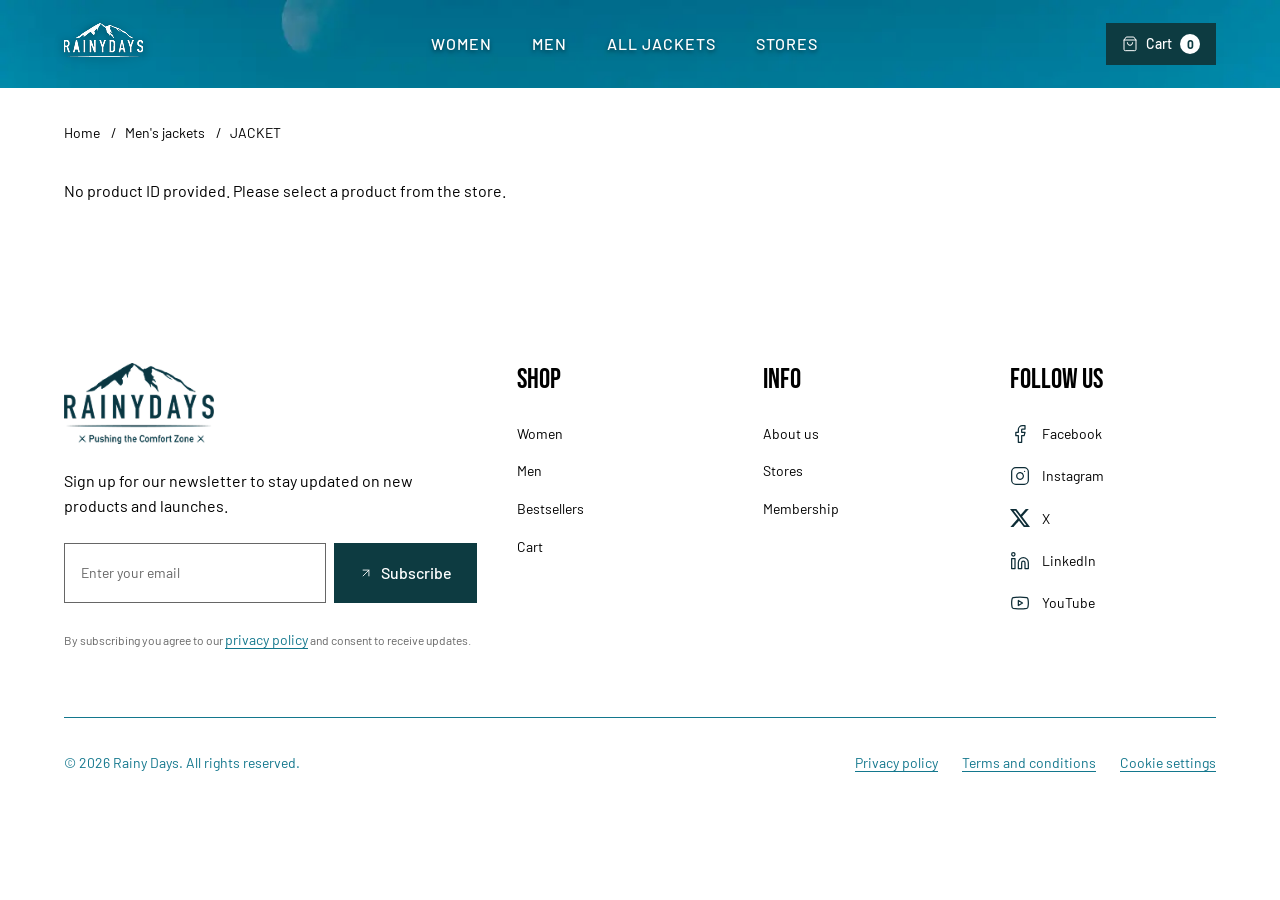
<file: product/index.html>
<!doctype html>
<html lang="en">
  <head>
    <meta charset="UTF-8" />
    <meta name="viewport" content="width=device-width, initial-scale=1.0" />
    <meta
      name="description"
      content="See details, sizes and prices for Rainy Days jackets. Waterproof, warm and made for Nordic weather."
    />
    <link
      rel="canonical"
      href="https://kacperkijno.github.io/js1-ca-rainy-days/product/index.html"
    />
    <link rel="icon" href="../assets/icons/favicon-32.png" type="image/png" />
    <link rel="apple-touch-icon" href="../assets/icons/apple-touch-icon.png" />
    <meta property="og:type" content="website" />
    <meta property="og:site_name" content="Rainy Days" />
    <meta property="og:title" content="Jacket | Rainy Days" />
    <meta
      property="og:description"
      content="See details, sizes and prices for Rainy Days jackets. Waterproof, warm and made for Nordic weather."
    />
    <meta
      property="og:url"
      content="https://kacperkijno.github.io/js1-ca-rainy-days/product/index.html"
    />
    <meta
      property="og:image"
      content="https://kacperkijno.github.io/js1-ca-rainy-days/assets/images/hero-mountain.webp"
    />
    <title>Jacket | Rainy Days</title>
    <link rel="preconnect" href="https://fonts.googleapis.com" />
    <link rel="preconnect" href="https://fonts.gstatic.com" crossorigin />
    <link
      href="https://fonts.googleapis.com/css2?family=Barlow:wght@400;500;600;700&family=Bebas+Neue&display=swap"
      rel="stylesheet"
    />
    <link rel="stylesheet" href="../css/main.css" />
  </head>
  <body>
    <a href="#main" class="skip-link">Skip to content</a>
    <header class="header header--solid">
      <div class="container header__inner">
        <a href="../index.html" class="logo header__logo">
          <img
            src="../assets/images/logo-rainy-days-mini.png"
            alt="Rainy Days – go to the home page"
            width="79"
            height="43"
          />
        </a>
        <input
          type="checkbox"
          id="menu-toggle"
          class="header__toggle visually-hidden"
          aria-label="Open menu"
        />
        <label for="menu-toggle" class="header__burger">
          <span class="icon icon--menu" aria-hidden="true"></span>
          <span class="visually-hidden">Menu</span>
        </label>
        <nav class="nav" aria-label="Main">
          <ul class="nav__list">
            <li><a href="../category/womens.html" class="nav__link">Women</a></li>
            <li><a href="../category/mens.html" class="nav__link">Men</a></li>
            <li><a href="../index.html#products" class="nav__link">All jackets</a></li>
            <li><a href="../index.html#stores" class="nav__link">Stores</a></li>
            <li class="nav__extra"><a href="../checkout/index.html" class="nav__link">Cart</a></li>
          </ul>
        </nav>
        <a href="../checkout/index.html" class="cart-link">
          <span class="icon icon--bag icon--sm" aria-hidden="true"></span>
          <span class="cart-link__text visually-hidden-mobile">Cart</span>
          <span class="cart-badge" aria-hidden="true">0</span>
          <span class="visually-hidden">(0 items)</span>
        </a>
      </div>
    </header>

    <main id="main" class="container product-page">
      <nav class="breadcrumbs" aria-label="Breadcrumb">
        <ol class="breadcrumbs__list">
          <li class="breadcrumbs__item">
            <a href="../index.html" class="breadcrumbs__link">Home</a>
          </li>
          <li class="breadcrumbs__item">
            <a href="../category/mens.html" class="breadcrumbs__link">Men's jackets</a>
          </li>
          <li class="breadcrumbs__item" aria-current="page">Jacket</li>
        </ol>
      </nav>

      <div id="product-status" role="status" aria-live="polite">Loading jacket...</div>

      <article class="product">
        <div class="product__gallery" role="region" aria-label="Product images" tabindex="0">
          <img
            src="../assets/images/placeholder-jacket-detail-2.webp"
            alt=""
            class="product__image is-hidden"
            width="992"
            height="1056"
          />
        </div>

        <div class="product__details">
          <header class="product__header">
            <p class="eyebrow">Jacket</p>
            <h1 class="product__title">Rainy Days jacket</h1>
            <p class="price product__price">
              <span class="visually-hidden">Sale price</span>
              <span class="price__current"></span>
              <span class="visually-hidden">Original price</span>
              <s class="price__old"></s>
            </p>
          </header>

          <form class="product__form" aria-label="Choose colour, size and quantity">
            <fieldset class="product__option">
              <legend class="product__option-label">Colour</legend>
              <p class="product__color"></p>
            </fieldset>

            <fieldset class="product__option">
              <legend class="product__option-label">Size</legend>
              <div class="size-picker"></div>
            </fieldset>

            <div class="product__option">
              <span class="product__option-label" id="quantity-label">Quantity</span>
              <div class="quantity" role="group" aria-labelledby="quantity-label">
                <button type="button" class="quantity__btn" aria-label="Decrease quantity">
                  <span class="icon icon--minus icon--sm" aria-hidden="true"></span>
                </button>
                <output class="quantity__value" aria-live="polite">1</output>
                <button type="button" class="quantity__btn" aria-label="Increase quantity">
                  <span class="icon icon--plus icon--sm" aria-hidden="true"></span>
                </button>
              </div>
            </div>

            <p class="product__klarna">
              Pay in 4 interest-free instalments with
              <img src="../assets/images/payment-klarna.png" alt="Klarna" width="62" height="14" />
            </p>

            <div class="product__actions">
              <button type="submit" class="btn btn--accent btn--lg">
                <span class="icon icon--arrow-up-right" aria-hidden="true"></span>
                Add to cart
              </button>
            </div>

            <div class="product__delivery">
              <p class="delivery-box">
                <span class="icon icon--truck" aria-hidden="true"></span>
                <span>
                  <span class="delivery-box__title">Home delivery</span>
                  Standard shipping, 3–6 days
                </span>
              </p>
              <p class="delivery-box">
                <span class="icon icon--map-pin" aria-hidden="true"></span>
                <span>
                  <span class="delivery-box__title">Pick up in store</span>
                  <a href="../index.html#stores">Find a store</a>
                </span>
              </p>
            </div>
          </form>
        </div>
      </article>

      <section class="product-tabs" id="product-details" aria-label="Product information">
        <input
          type="radio"
          name="product-tab"
          id="tab-description"
          class="product-tabs__input product-tabs__input--description visually-hidden"
          checked
        />

        <div class="product-tabs__list">
          <label for="tab-description" class="product-tabs__label product-tabs__label--description"
            >Description</label
          >
        </div>

        <div class="product-tabs__panel product-tabs__panel--description">
          <h2 class="visually-hidden">Description</h2>
          <p></p>
        </div>
      </section>
    </main>

    <footer class="footer">
      <div class="container">
        <div class="footer__top">
          <div class="footer__newsletter" id="newsletter">
            <a href="../index.html" class="logo logo--large">
              <img
                src="../assets/images/logo-rainy-days.png"
                alt="Rainy Days – Pushing the Comfort Zone, go to the home page"
                width="181"
                height="97"
              />
            </a>
            <p>Sign up for our newsletter to stay updated on new products and launches.</p>
            <form class="input-group" aria-label="Newsletter sign-up">
              <label for="newsletter-email" class="visually-hidden">Email address</label>
              <input
                type="email"
                id="newsletter-email"
                name="email"
                class="field__input"
                placeholder="Enter your email"
                autocomplete="email"
                required
              />
              <button type="submit" class="btn btn--primary btn--lg">
                <span class="icon icon--arrow-up-right" aria-hidden="true"></span>
                Subscribe
              </button>
            </form>
            <p class="field__hint">
              By subscribing you agree to our
              <a href="../privacy.html" class="text-link">privacy policy</a>
              and consent to receive updates.
            </p>
          </div>

          <nav aria-labelledby="footer-shop">
            <h2 class="footer__heading" id="footer-shop">Shop</h2>
            <ul class="footer__list">
              <li><a href="../category/womens.html" class="footer__link">Women</a></li>
              <li><a href="../category/mens.html" class="footer__link">Men</a></li>
              <li><a href="../index.html#products" class="footer__link">Bestsellers</a></li>
              <li><a href="../checkout/index.html" class="footer__link">Cart</a></li>
            </ul>
          </nav>

          <nav aria-labelledby="footer-info">
            <h2 class="footer__heading" id="footer-info">Info</h2>
            <ul class="footer__list">
              <li><a href="../index.html#about" class="footer__link">About us</a></li>
              <li><a href="../index.html#stores" class="footer__link">Stores</a></li>
              <li><a href="../index.html#membership" class="footer__link">Membership</a></li>
            </ul>
          </nav>

          <div class="footer__social">
            <h2 class="footer__heading">Follow us</h2>
            <ul class="footer__list">
              <li>
                <a
                  href="https://www.facebook.com/"
                  class="footer__link"
                  target="_blank"
                  rel="noopener"
                >
                  <span class="icon icon--facebook" aria-hidden="true"></span>
                  <span class="footer__link-text visually-hidden-mobile">Facebook</span>
                </a>
              </li>
              <li>
                <a
                  href="https://www.instagram.com/"
                  class="footer__link"
                  target="_blank"
                  rel="noopener"
                >
                  <span class="icon icon--instagram" aria-hidden="true"></span>
                  <span class="footer__link-text visually-hidden-mobile">Instagram</span>
                </a>
              </li>
              <li>
                <a href="https://x.com/" class="footer__link" target="_blank" rel="noopener">
                  <span class="icon icon--x-logo" aria-hidden="true"></span>
                  <span class="footer__link-text visually-hidden-mobile">X</span>
                </a>
              </li>
              <li>
                <a
                  href="https://www.linkedin.com/"
                  class="footer__link"
                  target="_blank"
                  rel="noopener"
                >
                  <span class="icon icon--linkedin" aria-hidden="true"></span>
                  <span class="footer__link-text visually-hidden-mobile">LinkedIn</span>
                </a>
              </li>
              <li>
                <a
                  href="https://www.youtube.com/"
                  class="footer__link"
                  target="_blank"
                  rel="noopener"
                >
                  <span class="icon icon--youtube" aria-hidden="true"></span>
                  <span class="footer__link-text visually-hidden-mobile">YouTube</span>
                </a>
              </li>
            </ul>
          </div>
        </div>

        <div class="footer__bottom">
          <p>&copy; 2026 Rainy Days. All rights reserved.</p>
          <ul class="footer__legal">
            <li><a href="../privacy.html">Privacy policy</a></li>
            <li><a href="../terms.html">Terms and conditions</a></li>
            <li><a href="../privacy.html#cookies">Cookie settings</a></li>
          </ul>
        </div>
      </div>
    </footer>
    <script type="module" src="../js/pages/product.js"></script>
  </body>
</html>
</file>
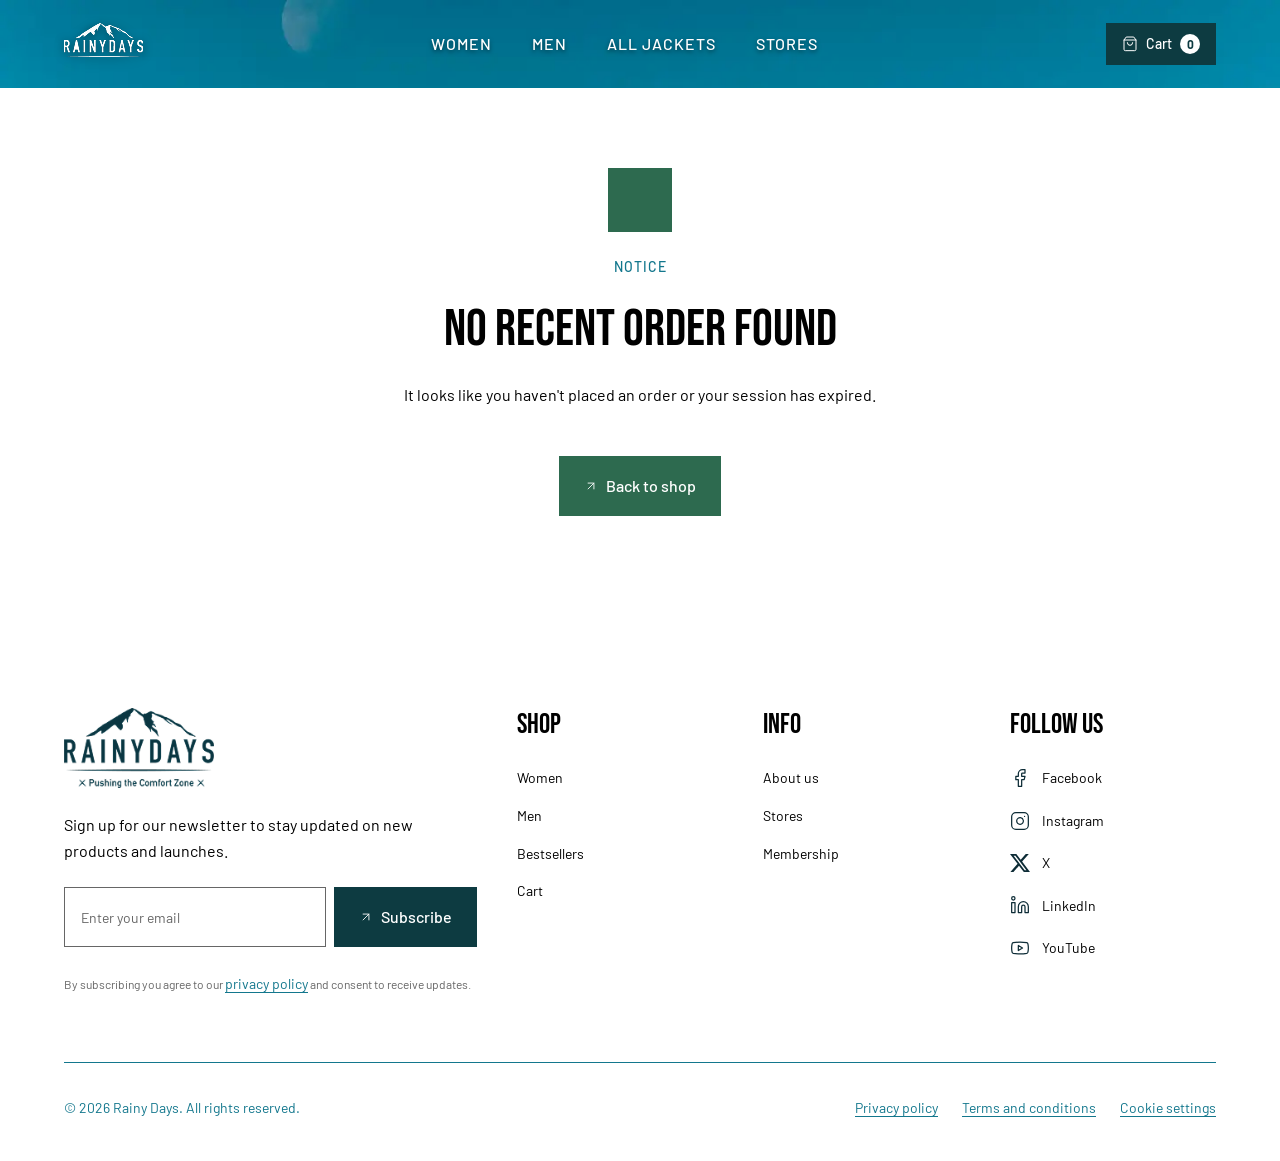
<file: checkout/confirmation/index.html>
<!doctype html>
<html lang="en">
  <head>
    <meta charset="UTF-8" />
    <meta name="viewport" content="width=device-width, initial-scale=1.0" />
    <meta
      name="description"
      content="Thank you for shopping at Rainy Days. Your order has been received."
    />
    <link
      rel="canonical"
      href="https://kacperkijno.github.io/js1-ca-rainy-days/checkout/confirmation/index.html"
    />
    <link rel="icon" href="../../assets/icons/favicon-32.png" type="image/png" />
    <link rel="apple-touch-icon" href="../../assets/icons/apple-touch-icon.png" />
    <meta property="og:type" content="website" />
    <meta property="og:site_name" content="Rainy Days" />
    <meta property="og:title" content="Order confirmed | Rainy Days" />
    <meta
      property="og:description"
      content="Thank you for shopping at Rainy Days. Your order has been received."
    />
    <meta
      property="og:url"
      content="https://kacperkijno.github.io/js1-ca-rainy-days/checkout/confirmation/index.html"
    />
    <meta
      property="og:image"
      content="https://kacperkijno.github.io/js1-ca-rainy-days/assets/images/hero-mountain.webp"
    />
    <title>Order confirmed | Rainy Days</title>
    <link rel="preconnect" href="https://fonts.googleapis.com" />
    <link rel="preconnect" href="https://fonts.gstatic.com" crossorigin />
    <link
      href="https://fonts.googleapis.com/css2?family=Barlow:wght@400;500;600;700&family=Bebas+Neue&display=swap"
      rel="stylesheet"
    />
    <link rel="stylesheet" href="../../css/main.css" />
  </head>
  <body>
    <a href="#main" class="skip-link">Skip to content</a>
    <header class="header header--solid">
      <div class="container header__inner">
        <a href="../../index.html" class="logo header__logo">
          <img
            src="../../assets/images/logo-rainy-days-mini.png"
            alt="Rainy Days – go to the home page"
            width="79"
            height="43"
          />
        </a>
        <input
          type="checkbox"
          id="menu-toggle"
          class="header__toggle visually-hidden"
          aria-label="Open menu"
        />
        <label for="menu-toggle" class="header__burger">
          <span class="icon icon--menu" aria-hidden="true"></span>
          <span class="visually-hidden">Menu</span>
        </label>
        <nav class="nav" aria-label="Main">
          <ul class="nav__list">
            <li><a href="../../category/womens.html" class="nav__link">Women</a></li>
            <li><a href="../../category/mens.html" class="nav__link">Men</a></li>
            <li><a href="../../index.html#products" class="nav__link">All jackets</a></li>
            <li><a href="../../index.html#stores" class="nav__link">Stores</a></li>
            <li class="nav__extra">
              <a href="../../checkout/index.html" class="nav__link">Cart</a>
            </li>
          </ul>
        </nav>
        <a href="../../checkout/index.html" class="cart-link">
          <span class="icon icon--bag icon--sm" aria-hidden="true"></span>
          <span class="cart-link__text visually-hidden-mobile">Cart</span>
          <span class="cart-badge" aria-hidden="true">0</span>
          <span class="visually-hidden">(0 items)</span>
        </a>
      </div>
    </header>

    <main id="main" class="container">
      <section class="confirmation" id="confirmation-section" aria-labelledby="confirmation-title">
        <span class="icon icon--check-circle confirmation__icon" aria-hidden="true"></span>
        <p class="eyebrow">Order complete</p>
        <h1 id="confirmation-title">Thank you for your order!</h1>
        <div>
          <p>Your order is now being processed.</p>
          <p>
            Your order number is
            <span class="confirmation__order-number"></span>
          </p>
          <p>You will receive an order confirmation by email.</p>
        </div>
        <div class="confirmation__actions">
          <a href="../../index.html" class="btn btn--ghost btn--lg">
            <span class="icon icon--arrow-up-right" aria-hidden="true"></span>
            Back to home
          </a>
          <a href="../../index.html#products" class="btn btn--accent btn--lg">
            <span class="icon icon--arrow-up-right" aria-hidden="true"></span>
            Continue shopping
          </a>
        </div>
      </section>
    </main>

    <footer class="footer">
      <div class="container">
        <div class="footer__top">
          <div class="footer__newsletter" id="newsletter">
            <a href="../../index.html" class="logo logo--large">
              <img
                src="../../assets/images/logo-rainy-days.png"
                alt="Rainy Days – Pushing the Comfort Zone, go to the home page"
                width="181"
                height="97"
              />
            </a>
            <p>Sign up for our newsletter to stay updated on new products and launches.</p>
            <form class="input-group" aria-label="Newsletter sign-up">
              <label for="newsletter-email" class="visually-hidden">Email address</label>
              <input
                type="email"
                id="newsletter-email"
                name="email"
                class="field__input"
                placeholder="Enter your email"
                autocomplete="email"
                required
              />
              <button type="submit" class="btn btn--primary btn--lg">
                <span class="icon icon--arrow-up-right" aria-hidden="true"></span>
                Subscribe
              </button>
            </form>
            <p class="field__hint">
              By subscribing you agree to our
              <a href="../../privacy.html" class="text-link">privacy policy</a>
              and consent to receive updates.
            </p>
          </div>

          <nav aria-labelledby="footer-shop">
            <h2 class="footer__heading" id="footer-shop">Shop</h2>
            <ul class="footer__list">
              <li><a href="../../category/womens.html" class="footer__link">Women</a></li>
              <li><a href="../../category/mens.html" class="footer__link">Men</a></li>
              <li><a href="../../index.html#products" class="footer__link">Bestsellers</a></li>
              <li><a href="../../checkout/index.html" class="footer__link">Cart</a></li>
            </ul>
          </nav>

          <nav aria-labelledby="footer-info">
            <h2 class="footer__heading" id="footer-info">Info</h2>
            <ul class="footer__list">
              <li><a href="../../index.html#about" class="footer__link">About us</a></li>
              <li><a href="../../index.html#stores" class="footer__link">Stores</a></li>
              <li><a href="../../index.html#membership" class="footer__link">Membership</a></li>
            </ul>
          </nav>

          <div class="footer__social">
            <h2 class="footer__heading">Follow us</h2>
            <ul class="footer__list">
              <li>
                <a
                  href="https://www.facebook.com/"
                  class="footer__link"
                  target="_blank"
                  rel="noopener"
                >
                  <span class="icon icon--facebook" aria-hidden="true"></span>
                  <span class="footer__link-text visually-hidden-mobile">Facebook</span>
                </a>
              </li>
              <li>
                <a
                  href="https://www.instagram.com/"
                  class="footer__link"
                  target="_blank"
                  rel="noopener"
                >
                  <span class="icon icon--instagram" aria-hidden="true"></span>
                  <span class="footer__link-text visually-hidden-mobile">Instagram</span>
                </a>
              </li>
              <li>
                <a href="https://x.com/" class="footer__link" target="_blank" rel="noopener">
                  <span class="icon icon--x-logo" aria-hidden="true"></span>
                  <span class="footer__link-text visually-hidden-mobile">X</span>
                </a>
              </li>
              <li>
                <a
                  href="https://www.linkedin.com/"
                  class="footer__link"
                  target="_blank"
                  rel="noopener"
                >
                  <span class="icon icon--linkedin" aria-hidden="true"></span>
                  <span class="footer__link-text visually-hidden-mobile">LinkedIn</span>
                </a>
              </li>
              <li>
                <a
                  href="https://www.youtube.com/"
                  class="footer__link"
                  target="_blank"
                  rel="noopener"
                >
                  <span class="icon icon--youtube" aria-hidden="true"></span>
                  <span class="footer__link-text visually-hidden-mobile">YouTube</span>
                </a>
              </li>
            </ul>
          </div>
        </div>

        <div class="footer__bottom">
          <p>&copy; 2026 Rainy Days. All rights reserved.</p>
          <ul class="footer__legal">
            <li><a href="../../privacy.html">Privacy policy</a></li>
            <li><a href="../../terms.html">Terms and conditions</a></li>
            <li><a href="../../privacy.html#cookies">Cookie settings</a></li>
          </ul>
        </div>
      </div>
    </footer>
    <script type="module" src="../../js/pages/confirmation.js"></script>
  </body>
</html>
</file>
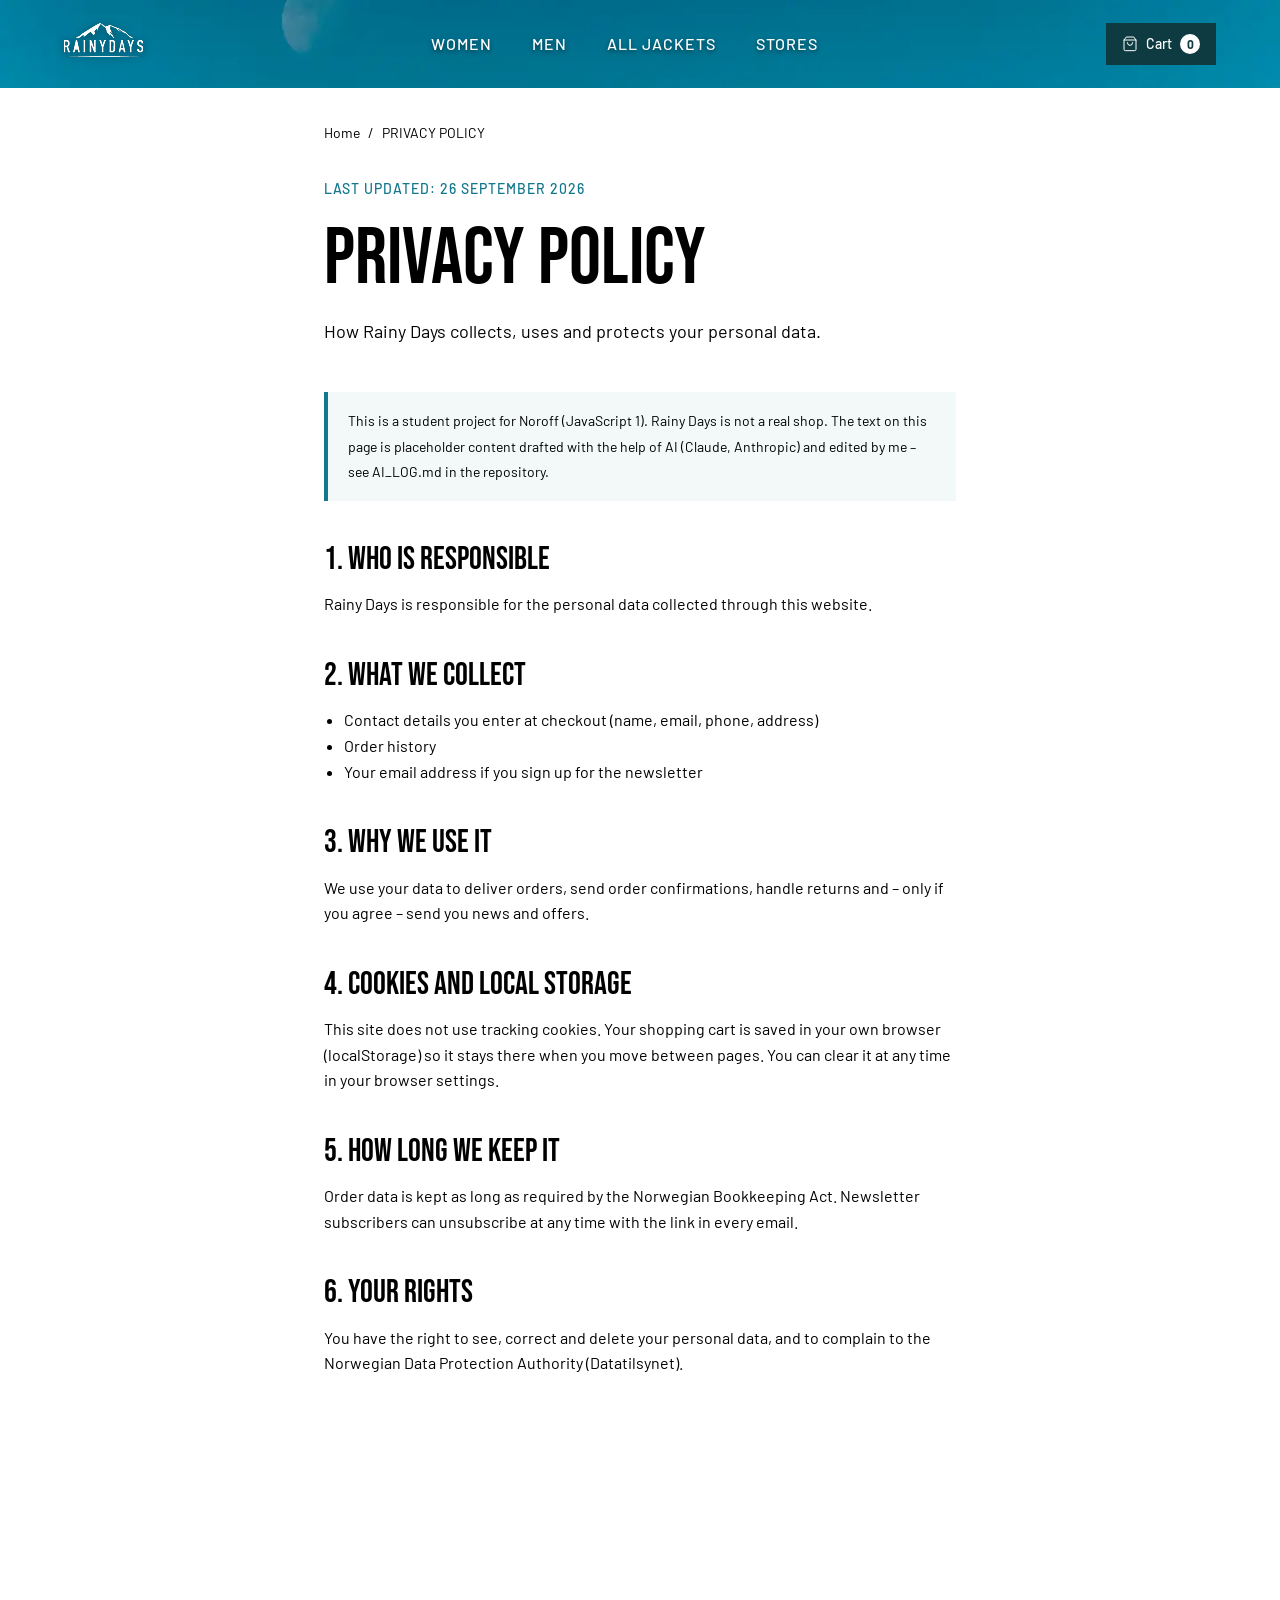
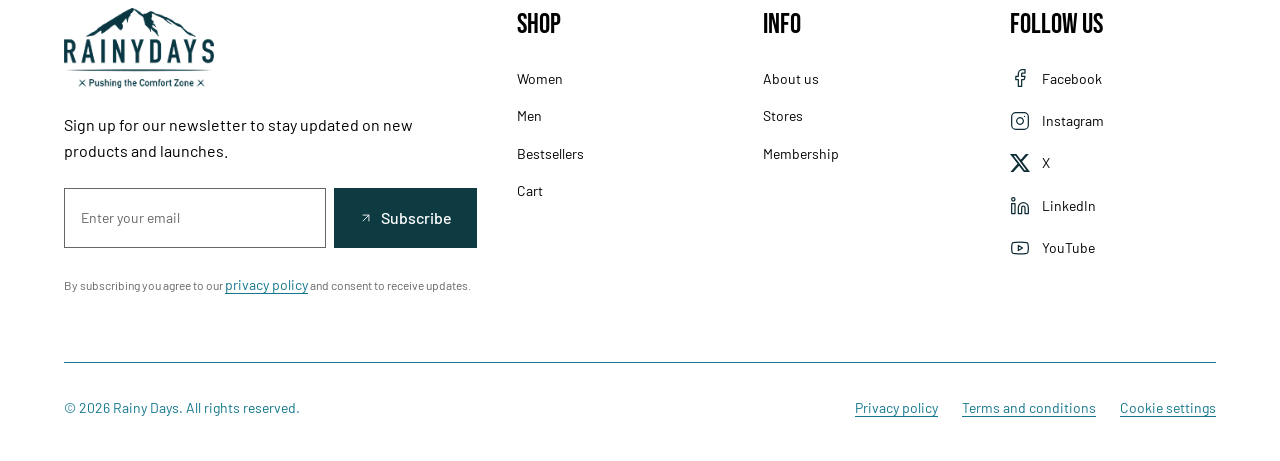
<file: privacy.html>
<!doctype html>
<html lang="en">
  <head>
    <meta charset="UTF-8" />
    <meta name="viewport" content="width=device-width, initial-scale=1.0" />
    <meta
      name="description"
      content="Read how Rainy Days handles your personal data, cookies and local storage."
    />
    <link rel="canonical" href="https://kacperkijno.github.io/js1-ca-rainy-days/privacy.html" />
    <link rel="icon" href="assets/icons/favicon-32.png" type="image/png" />
    <link rel="apple-touch-icon" href="assets/icons/apple-touch-icon.png" />
    <meta property="og:type" content="website" />
    <meta property="og:site_name" content="Rainy Days" />
    <meta property="og:title" content="Privacy policy | Rainy Days" />
    <meta
      property="og:description"
      content="Read how Rainy Days handles your personal data, cookies and local storage."
    />
    <meta
      property="og:url"
      content="https://kacperkijno.github.io/js1-ca-rainy-days/privacy.html"
    />
    <meta
      property="og:image"
      content="https://kacperkijno.github.io/js1-ca-rainy-days/assets/images/hero-mountain.webp"
    />
    <title>Privacy policy | Rainy Days</title>
    <link rel="preconnect" href="https://fonts.googleapis.com" />
    <link rel="preconnect" href="https://fonts.gstatic.com" crossorigin />
    <link
      href="https://fonts.googleapis.com/css2?family=Barlow:wght@400;500;600;700&family=Bebas+Neue&display=swap"
      rel="stylesheet"
    />
    <link rel="stylesheet" href="css/main.css" />
  </head>
  <body>
    <a href="#main" class="skip-link">Skip to content</a>
    <header class="header header--solid">
      <div class="container header__inner">
        <a href="index.html" class="logo header__logo">
          <img
            src="assets/images/logo-rainy-days-mini.png"
            alt="Rainy Days – go to the home page"
            width="79"
            height="43"
          />
        </a>
        <input
          type="checkbox"
          id="menu-toggle"
          class="header__toggle visually-hidden"
          aria-label="Open menu"
        />
        <label for="menu-toggle" class="header__burger">
          <span class="icon icon--menu" aria-hidden="true"></span>
          <span class="visually-hidden">Menu</span>
        </label>
        <nav class="nav" aria-label="Main">
          <ul class="nav__list">
            <li><a href="category/womens.html" class="nav__link">Women</a></li>
            <li><a href="category/mens.html" class="nav__link">Men</a></li>
            <li><a href="index.html#products" class="nav__link">All jackets</a></li>
            <li><a href="index.html#stores" class="nav__link">Stores</a></li>
            <li class="nav__extra"><a href="checkout/index.html" class="nav__link">Cart</a></li>
          </ul>
        </nav>
        <a href="checkout/index.html" class="cart-link">
          <span class="icon icon--bag icon--sm" aria-hidden="true"></span>
          <span class="cart-link__text visually-hidden-mobile">Cart</span>
          <span class="cart-badge" aria-hidden="true">0</span>
          <span class="visually-hidden">(0 items)</span>
        </a>
      </div>
    </header>

    <main id="main" class="container legal">
      <nav class="breadcrumbs" aria-label="Breadcrumb">
        <ol class="breadcrumbs__list">
          <li class="breadcrumbs__item"><a href="index.html" class="breadcrumbs__link">Home</a></li>
          <li class="breadcrumbs__item" aria-current="page">Privacy policy</li>
        </ol>
      </nav>

      <article>
        <header class="legal__header">
          <p class="eyebrow">Last updated: 26 September 2026</p>
          <h1>Privacy policy</h1>
          <p class="text-large">How Rainy Days collects, uses and protects your personal data.</p>
        </header>

        <p class="alert legal__notice">
          This is a student project for Noroff (JavaScript 1). Rainy Days is not a real shop. The
          text on this page is placeholder content drafted with the help of AI (Claude, Anthropic)
          and edited by me – see AI_LOG.md in the repository.
        </p>

        <section class="legal__section">
          <h2>1. Who is responsible</h2>
          <p>Rainy Days is responsible for the personal data collected through this website.</p>
        </section>

        <section class="legal__section">
          <h2>2. What we collect</h2>
          <ul>
            <li>Contact details you enter at checkout (name, email, phone, address)</li>
            <li>Order history</li>
            <li>Your email address if you sign up for the newsletter</li>
          </ul>
        </section>

        <section class="legal__section">
          <h2>3. Why we use it</h2>
          <p>
            We use your data to deliver orders, send order confirmations, handle returns and – only
            if you agree – send you news and offers.
          </p>
        </section>

        <section class="legal__section" id="cookies">
          <h2>4. Cookies and local storage</h2>
          <p>
            This site does not use tracking cookies. Your shopping cart is saved in your own browser
            (localStorage) so it stays there when you move between pages. You can clear it at any
            time in your browser settings.
          </p>
        </section>

        <section class="legal__section">
          <h2>5. How long we keep it</h2>
          <p>
            Order data is kept as long as required by the Norwegian Bookkeeping Act. Newsletter
            subscribers can unsubscribe at any time with the link in every email.
          </p>
        </section>

        <section class="legal__section">
          <h2>6. Your rights</h2>
          <p>
            You have the right to see, correct and delete your personal data, and to complain to the
            Norwegian Data Protection Authority (Datatilsynet).
          </p>
        </section>
      </article>
    </main>

    <footer class="footer">
      <div class="container">
        <div class="footer__top">
          <div class="footer__newsletter" id="newsletter">
            <a href="index.html" class="logo logo--large">
              <img
                src="assets/images/logo-rainy-days.png"
                alt="Rainy Days – Pushing the Comfort Zone, go to the home page"
                width="181"
                height="97"
              />
            </a>
            <p>Sign up for our newsletter to stay updated on new products and launches.</p>
            <form class="input-group" aria-label="Newsletter sign-up">
              <label for="newsletter-email" class="visually-hidden">Email address</label>
              <input
                type="email"
                id="newsletter-email"
                name="email"
                class="field__input"
                placeholder="Enter your email"
                autocomplete="email"
                required
              />
              <button type="submit" class="btn btn--primary btn--lg">
                <span class="icon icon--arrow-up-right" aria-hidden="true"></span>
                Subscribe
              </button>
            </form>
            <p class="field__hint">
              By subscribing you agree to our
              <a href="privacy.html" class="text-link">privacy policy</a>
              and consent to receive updates.
            </p>
          </div>

          <nav aria-labelledby="footer-shop">
            <h2 class="footer__heading" id="footer-shop">Shop</h2>
            <ul class="footer__list">
              <li><a href="category/womens.html" class="footer__link">Women</a></li>
              <li><a href="category/mens.html" class="footer__link">Men</a></li>
              <li><a href="index.html#products" class="footer__link">Bestsellers</a></li>
              <li><a href="checkout/index.html" class="footer__link">Cart</a></li>
            </ul>
          </nav>

          <nav aria-labelledby="footer-info">
            <h2 class="footer__heading" id="footer-info">Info</h2>
            <ul class="footer__list">
              <li><a href="index.html#about" class="footer__link">About us</a></li>
              <li><a href="index.html#stores" class="footer__link">Stores</a></li>
              <li><a href="index.html#membership" class="footer__link">Membership</a></li>
            </ul>
          </nav>

          <div class="footer__social">
            <h2 class="footer__heading">Follow us</h2>
            <ul class="footer__list">
              <li>
                <a
                  href="https://www.facebook.com/"
                  class="footer__link"
                  target="_blank"
                  rel="noopener"
                >
                  <span class="icon icon--facebook" aria-hidden="true"></span>
                  <span class="footer__link-text visually-hidden-mobile">Facebook</span>
                </a>
              </li>
              <li>
                <a
                  href="https://www.instagram.com/"
                  class="footer__link"
                  target="_blank"
                  rel="noopener"
                >
                  <span class="icon icon--instagram" aria-hidden="true"></span>
                  <span class="footer__link-text visually-hidden-mobile">Instagram</span>
                </a>
              </li>
              <li>
                <a href="https://x.com/" class="footer__link" target="_blank" rel="noopener">
                  <span class="icon icon--x-logo" aria-hidden="true"></span>
                  <span class="footer__link-text visually-hidden-mobile">X</span>
                </a>
              </li>
              <li>
                <a
                  href="https://www.linkedin.com/"
                  class="footer__link"
                  target="_blank"
                  rel="noopener"
                >
                  <span class="icon icon--linkedin" aria-hidden="true"></span>
                  <span class="footer__link-text visually-hidden-mobile">LinkedIn</span>
                </a>
              </li>
              <li>
                <a
                  href="https://www.youtube.com/"
                  class="footer__link"
                  target="_blank"
                  rel="noopener"
                >
                  <span class="icon icon--youtube" aria-hidden="true"></span>
                  <span class="footer__link-text visually-hidden-mobile">YouTube</span>
                </a>
              </li>
            </ul>
          </div>
        </div>

        <div class="footer__bottom">
          <p>&copy; 2026 Rainy Days. All rights reserved.</p>
          <ul class="footer__legal">
            <li><a href="privacy.html">Privacy policy</a></li>
            <li><a href="terms.html">Terms and conditions</a></li>
            <li><a href="privacy.html#cookies">Cookie settings</a></li>
          </ul>
        </div>
      </div>
    </footer>
    <script type="module" src="js/pages/legal.js"></script>
  </body>
</html>
</file>
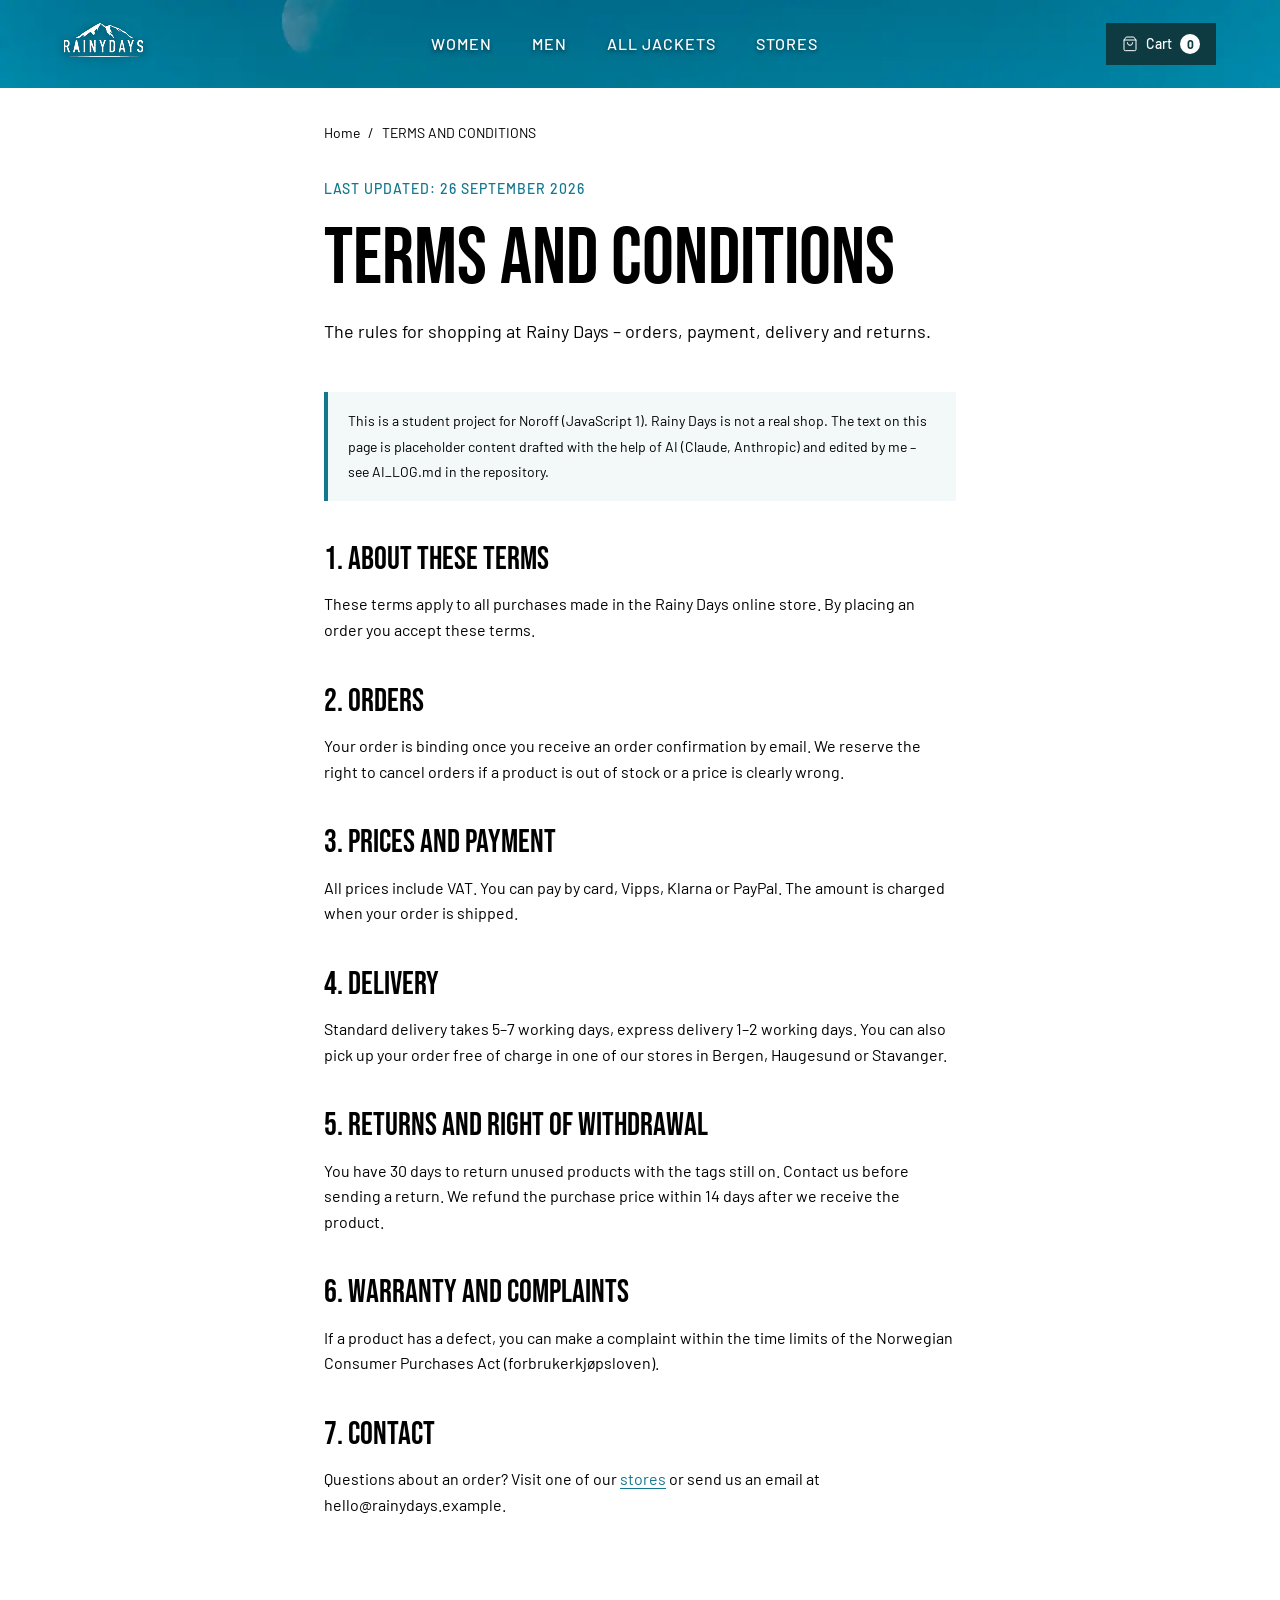
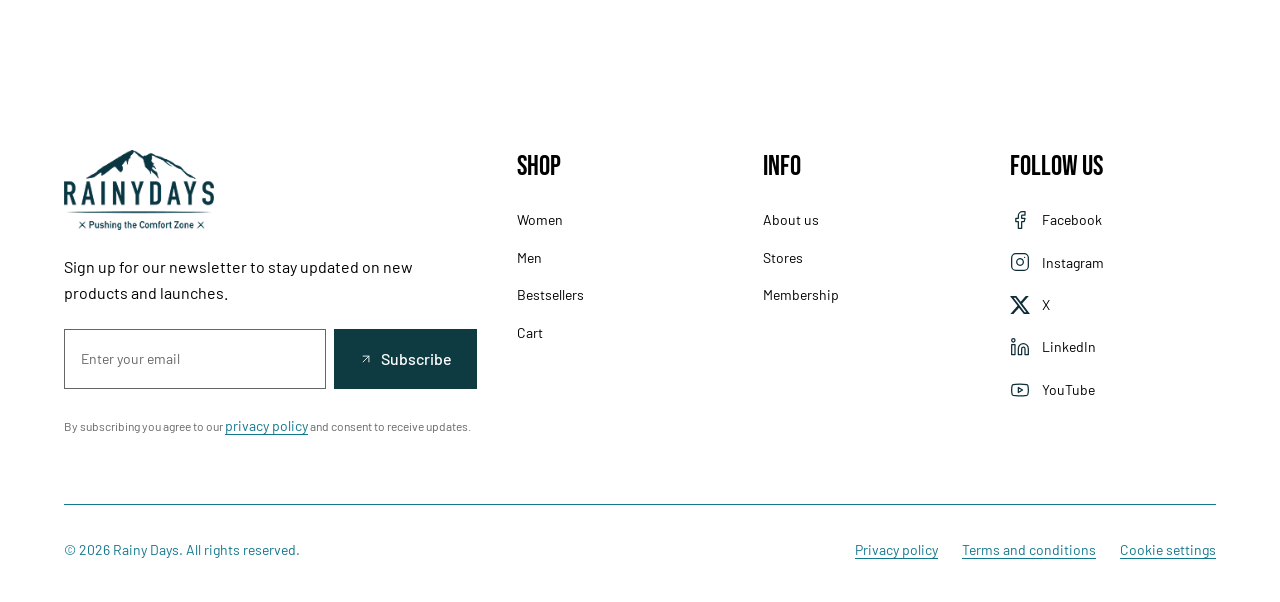
<file: terms.html>
<!doctype html>
<html lang="en">
  <head>
    <meta charset="UTF-8" />
    <meta name="viewport" content="width=device-width, initial-scale=1.0" />
    <meta
      name="description"
      content="Terms and conditions for shopping at Rainy Days: orders, prices, delivery, returns and complaints."
    />
    <link rel="canonical" href="https://kacperkijno.github.io/js1-ca-rainy-days/terms.html" />
    <link rel="icon" href="assets/icons/favicon-32.png" type="image/png" />
    <link rel="apple-touch-icon" href="assets/icons/apple-touch-icon.png" />
    <meta property="og:type" content="website" />
    <meta property="og:site_name" content="Rainy Days" />
    <meta property="og:title" content="Terms and conditions | Rainy Days" />
    <meta
      property="og:description"
      content="Terms and conditions for shopping at Rainy Days: orders, prices, delivery, returns and complaints."
    />
    <meta property="og:url" content="https://kacperkijno.github.io/js1-ca-rainy-days/terms.html" />
    <meta
      property="og:image"
      content="https://kacperkijno.github.io/js1-ca-rainy-days/assets/images/hero-mountain.webp"
    />
    <title>Terms and conditions | Rainy Days</title>
    <link rel="preconnect" href="https://fonts.googleapis.com" />
    <link rel="preconnect" href="https://fonts.gstatic.com" crossorigin />
    <link
      href="https://fonts.googleapis.com/css2?family=Barlow:wght@400;500;600;700&family=Bebas+Neue&display=swap"
      rel="stylesheet"
    />
    <link rel="stylesheet" href="css/main.css" />
  </head>
  <body>
    <a href="#main" class="skip-link">Skip to content</a>
    <header class="header header--solid">
      <div class="container header__inner">
        <a href="index.html" class="logo header__logo">
          <img
            src="assets/images/logo-rainy-days-mini.png"
            alt="Rainy Days – go to the home page"
            width="79"
            height="43"
          />
        </a>
        <input
          type="checkbox"
          id="menu-toggle"
          class="header__toggle visually-hidden"
          aria-label="Open menu"
        />
        <label for="menu-toggle" class="header__burger">
          <span class="icon icon--menu" aria-hidden="true"></span>
          <span class="visually-hidden">Menu</span>
        </label>
        <nav class="nav" aria-label="Main">
          <ul class="nav__list">
            <li><a href="category/womens.html" class="nav__link">Women</a></li>
            <li><a href="category/mens.html" class="nav__link">Men</a></li>
            <li><a href="index.html#products" class="nav__link">All jackets</a></li>
            <li><a href="index.html#stores" class="nav__link">Stores</a></li>
            <li class="nav__extra"><a href="checkout/index.html" class="nav__link">Cart</a></li>
          </ul>
        </nav>
        <a href="checkout/index.html" class="cart-link">
          <span class="icon icon--bag icon--sm" aria-hidden="true"></span>
          <span class="cart-link__text visually-hidden-mobile">Cart</span>
          <span class="cart-badge" aria-hidden="true">0</span>
          <span class="visually-hidden">(0 items)</span>
        </a>
      </div>
    </header>

    <main id="main" class="container legal">
      <nav class="breadcrumbs" aria-label="Breadcrumb">
        <ol class="breadcrumbs__list">
          <li class="breadcrumbs__item"><a href="index.html" class="breadcrumbs__link">Home</a></li>
          <li class="breadcrumbs__item" aria-current="page">Terms and conditions</li>
        </ol>
      </nav>

      <article>
        <header class="legal__header">
          <p class="eyebrow">Last updated: 26 September 2026</p>
          <h1>Terms and conditions</h1>
          <p class="text-large">
            The rules for shopping at Rainy Days – orders, payment, delivery and returns.
          </p>
        </header>

        <p class="alert legal__notice">
          This is a student project for Noroff (JavaScript 1). Rainy Days is not a real shop. The
          text on this page is placeholder content drafted with the help of AI (Claude, Anthropic)
          and edited by me – see AI_LOG.md in the repository.
        </p>

        <section class="legal__section">
          <h2>1. About these terms</h2>
          <p>
            These terms apply to all purchases made in the Rainy Days online store. By placing an
            order you accept these terms.
          </p>
        </section>

        <section class="legal__section">
          <h2>2. Orders</h2>
          <p>
            Your order is binding once you receive an order confirmation by email. We reserve the
            right to cancel orders if a product is out of stock or a price is clearly wrong.
          </p>
        </section>

        <section class="legal__section">
          <h2>3. Prices and payment</h2>
          <p>
            All prices include VAT. You can pay by card, Vipps, Klarna or PayPal. The amount is
            charged when your order is shipped.
          </p>
        </section>

        <section class="legal__section">
          <h2>4. Delivery</h2>
          <p>
            Standard delivery takes 5–7 working days, express delivery 1–2 working days. You can
            also pick up your order free of charge in one of our stores in Bergen, Haugesund or
            Stavanger.
          </p>
        </section>

        <section class="legal__section">
          <h2>5. Returns and right of withdrawal</h2>
          <p>
            You have 30 days to return unused products with the tags still on. Contact us before
            sending a return. We refund the purchase price within 14 days after we receive the
            product.
          </p>
        </section>

        <section class="legal__section">
          <h2>6. Warranty and complaints</h2>
          <p>
            If a product has a defect, you can make a complaint within the time limits of the
            Norwegian Consumer Purchases Act (forbrukerkjøpsloven).
          </p>
        </section>

        <section class="legal__section">
          <h2>7. Contact</h2>
          <p>
            Questions about an order? Visit one of our <a href="index.html#stores">stores</a> or
            send us an email at hello@rainydays.example.
          </p>
        </section>
      </article>
    </main>

    <footer class="footer">
      <div class="container">
        <div class="footer__top">
          <div class="footer__newsletter" id="newsletter">
            <a href="index.html" class="logo logo--large">
              <img
                src="assets/images/logo-rainy-days.png"
                alt="Rainy Days – Pushing the Comfort Zone, go to the home page"
                width="181"
                height="97"
              />
            </a>
            <p>Sign up for our newsletter to stay updated on new products and launches.</p>
            <form class="input-group" aria-label="Newsletter sign-up">
              <label for="newsletter-email" class="visually-hidden">Email address</label>
              <input
                type="email"
                id="newsletter-email"
                name="email"
                class="field__input"
                placeholder="Enter your email"
                autocomplete="email"
                required
              />
              <button type="submit" class="btn btn--primary btn--lg">
                <span class="icon icon--arrow-up-right" aria-hidden="true"></span>
                Subscribe
              </button>
            </form>
            <p class="field__hint">
              By subscribing you agree to our
              <a href="privacy.html" class="text-link">privacy policy</a>
              and consent to receive updates.
            </p>
          </div>

          <nav aria-labelledby="footer-shop">
            <h2 class="footer__heading" id="footer-shop">Shop</h2>
            <ul class="footer__list">
              <li><a href="category/womens.html" class="footer__link">Women</a></li>
              <li><a href="category/mens.html" class="footer__link">Men</a></li>
              <li><a href="index.html#products" class="footer__link">Bestsellers</a></li>
              <li><a href="checkout/index.html" class="footer__link">Cart</a></li>
            </ul>
          </nav>

          <nav aria-labelledby="footer-info">
            <h2 class="footer__heading" id="footer-info">Info</h2>
            <ul class="footer__list">
              <li><a href="index.html#about" class="footer__link">About us</a></li>
              <li><a href="index.html#stores" class="footer__link">Stores</a></li>
              <li><a href="index.html#membership" class="footer__link">Membership</a></li>
            </ul>
          </nav>

          <div class="footer__social">
            <h2 class="footer__heading">Follow us</h2>
            <ul class="footer__list">
              <li>
                <a
                  href="https://www.facebook.com/"
                  class="footer__link"
                  target="_blank"
                  rel="noopener"
                >
                  <span class="icon icon--facebook" aria-hidden="true"></span>
                  <span class="footer__link-text visually-hidden-mobile">Facebook</span>
                </a>
              </li>
              <li>
                <a
                  href="https://www.instagram.com/"
                  class="footer__link"
                  target="_blank"
                  rel="noopener"
                >
                  <span class="icon icon--instagram" aria-hidden="true"></span>
                  <span class="footer__link-text visually-hidden-mobile">Instagram</span>
                </a>
              </li>
              <li>
                <a href="https://x.com/" class="footer__link" target="_blank" rel="noopener">
                  <span class="icon icon--x-logo" aria-hidden="true"></span>
                  <span class="footer__link-text visually-hidden-mobile">X</span>
                </a>
              </li>
              <li>
                <a
                  href="https://www.linkedin.com/"
                  class="footer__link"
                  target="_blank"
                  rel="noopener"
                >
                  <span class="icon icon--linkedin" aria-hidden="true"></span>
                  <span class="footer__link-text visually-hidden-mobile">LinkedIn</span>
                </a>
              </li>
              <li>
                <a
                  href="https://www.youtube.com/"
                  class="footer__link"
                  target="_blank"
                  rel="noopener"
                >
                  <span class="icon icon--youtube" aria-hidden="true"></span>
                  <span class="footer__link-text visually-hidden-mobile">YouTube</span>
                </a>
              </li>
            </ul>
          </div>
        </div>

        <div class="footer__bottom">
          <p>&copy; 2026 Rainy Days. All rights reserved.</p>
          <ul class="footer__legal">
            <li><a href="privacy.html">Privacy policy</a></li>
            <li><a href="terms.html">Terms and conditions</a></li>
            <li><a href="privacy.html#cookies">Cookie settings</a></li>
          </ul>
        </div>
      </div>
    </footer>
    <script type="module" src="js/pages/legal.js"></script>
  </body>
</html>
</file>
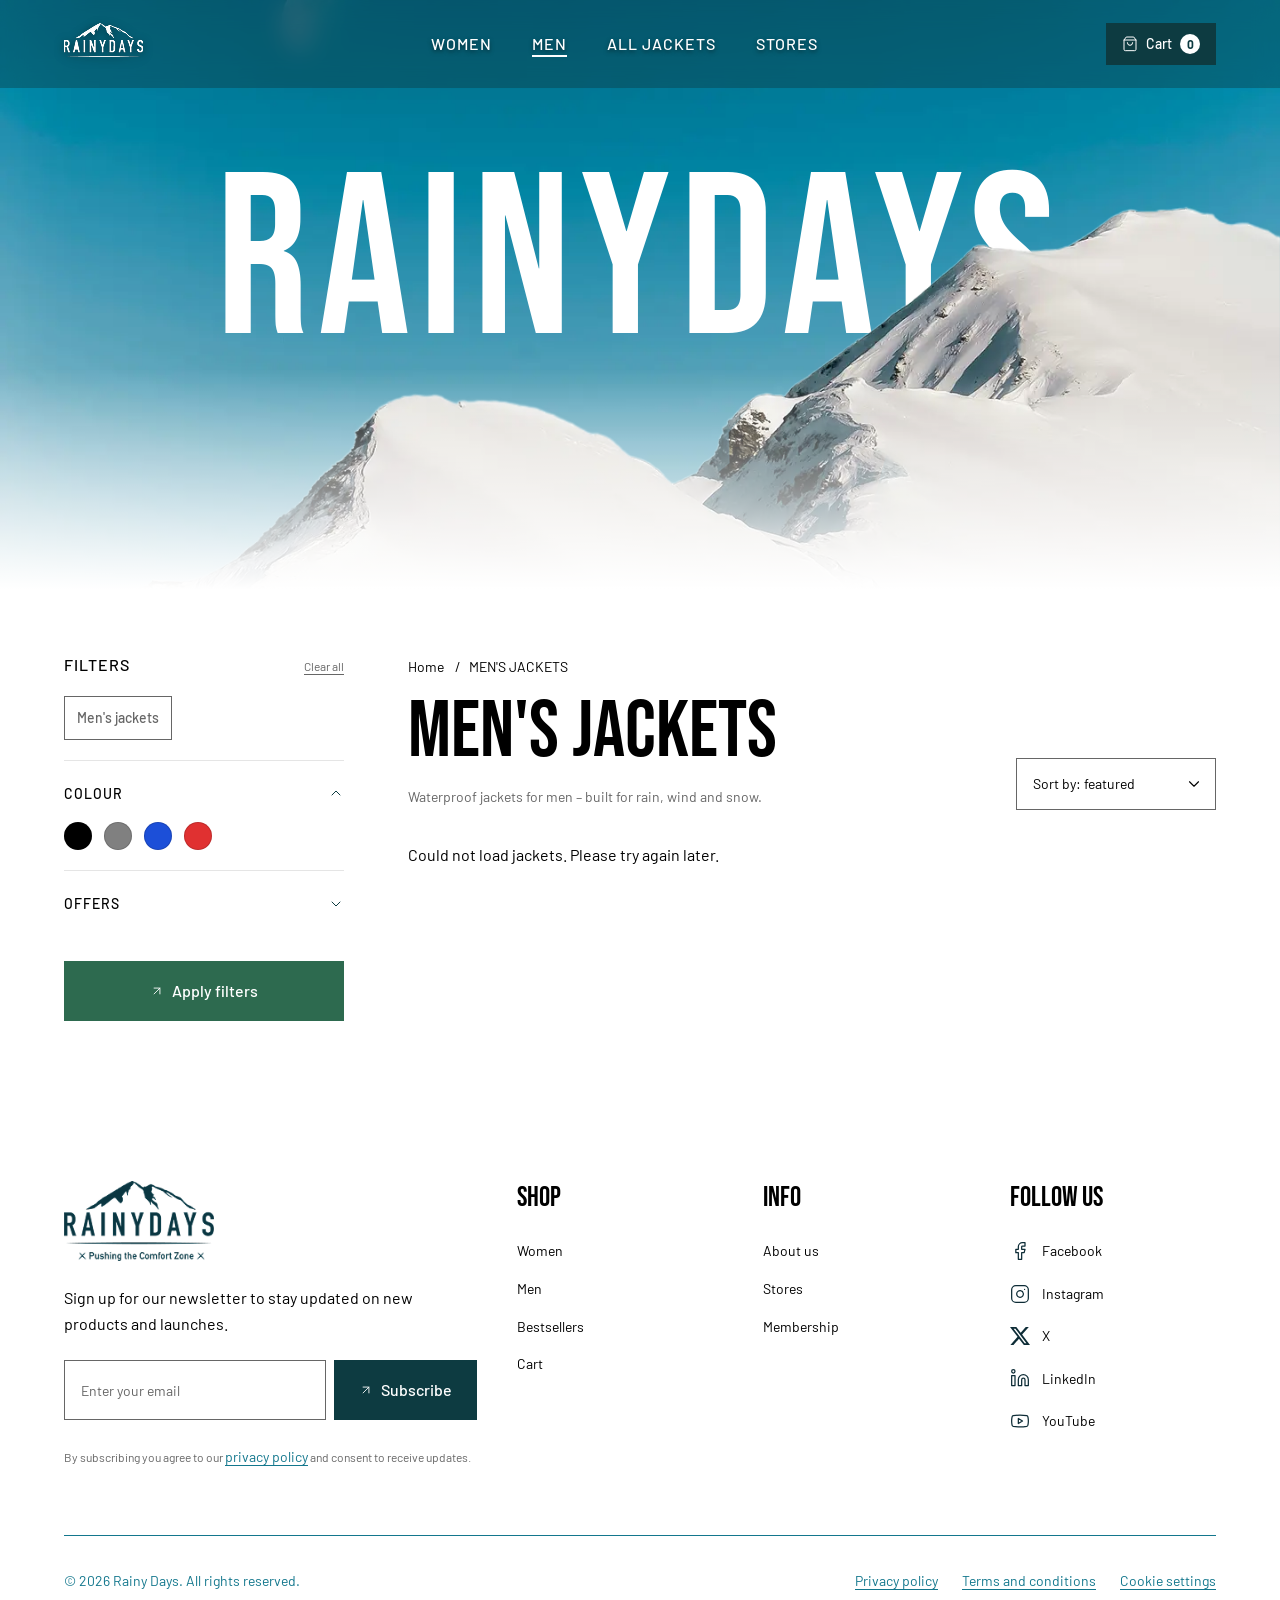
<file: category/mens.html>
<!doctype html>
<html lang="en">
  <head>
    <meta charset="UTF-8" />
    <meta name="viewport" content="width=device-width, initial-scale=1.0" />
    <meta
      name="description"
      content="Shop men's jackets from Rainy Days – waterproof, windproof and warm jackets for hiking, skiing and everyday rain."
    />
    <link
      rel="canonical"
      href="https://kacperkijno.github.io/js1-ca-rainy-days/category/mens.html"
    />
    <link rel="icon" href="../assets/icons/favicon-32.png" type="image/png" />
    <link rel="apple-touch-icon" href="../assets/icons/apple-touch-icon.png" />
    <meta property="og:type" content="website" />
    <meta property="og:site_name" content="Rainy Days" />
    <meta property="og:title" content="Men's jackets | Rainy Days" />
    <meta
      property="og:description"
      content="Shop men's jackets from Rainy Days – waterproof, windproof and warm jackets for hiking, skiing and everyday rain."
    />
    <meta
      property="og:url"
      content="https://kacperkijno.github.io/js1-ca-rainy-days/category/mens.html"
    />
    <meta
      property="og:image"
      content="https://kacperkijno.github.io/js1-ca-rainy-days/assets/images/hero-mountain.webp"
    />
    <title>Men's jackets | Rainy Days</title>
    <link rel="preconnect" href="https://fonts.googleapis.com" />
    <link rel="preconnect" href="https://fonts.gstatic.com" crossorigin />
    <link
      href="https://fonts.googleapis.com/css2?family=Barlow:wght@400;500;600;700&family=Bebas+Neue&display=swap"
      rel="stylesheet"
    />
    <link rel="stylesheet" href="../css/main.css" />
  </head>
  <body>
    <a href="#main" class="skip-link">Skip to content</a>
    <header class="header">
      <div class="container header__inner">
        <a href="../index.html" class="logo header__logo">
          <img
            src="../assets/images/logo-rainy-days-mini.png"
            alt="Rainy Days – go to the home page"
            width="79"
            height="43"
          />
        </a>
        <input
          type="checkbox"
          id="menu-toggle"
          class="header__toggle visually-hidden"
          aria-label="Open menu"
        />
        <label for="menu-toggle" class="header__burger">
          <span class="icon icon--menu" aria-hidden="true"></span>
          <span class="visually-hidden">Menu</span>
        </label>
        <nav class="nav" aria-label="Main">
          <ul class="nav__list">
            <li><a href="../category/womens.html" class="nav__link">Women</a></li>
            <li><a href="../category/mens.html" class="nav__link" aria-current="page">Men</a></li>
            <li><a href="../index.html#products" class="nav__link">All jackets</a></li>
            <li><a href="../index.html#stores" class="nav__link">Stores</a></li>
            <li class="nav__extra"><a href="../checkout/index.html" class="nav__link">Cart</a></li>
          </ul>
        </nav>
        <a href="../checkout/index.html" class="cart-link">
          <span class="icon icon--bag icon--sm" aria-hidden="true"></span>
          <span class="cart-link__text visually-hidden-mobile">Cart</span>
          <span class="cart-badge" aria-hidden="true">0</span>
          <span class="visually-hidden">(0 items)</span>
        </a>
      </div>
    </header>

    <main id="main">
      <div class="page-hero" aria-hidden="true">
        <img
          src="../assets/images/hero-sky.webp"
          alt=""
          class="page-hero__layer"
          width="1440"
          height="1373"
        />
        <p class="page-hero__title">Rainydays</p>
        <img
          src="../assets/images/hero-mountain.webp"
          alt=""
          class="page-hero__layer page-hero__layer--front"
          width="1440"
          height="1373"
        />
      </div>

      <div class="container shop">
        <input
          type="checkbox"
          id="filters-toggle"
          class="shop__filters-toggle visually-hidden"
          aria-label="Show filters"
        />

        <!-- Filters and sorting (js/pages/category.js) -->
        <aside class="filters" aria-labelledby="filters-title">
          <form class="filters__form">
            <div class="filters__header">
              <h2 class="filters__title" id="filters-title">FILTERS</h2>
              <button type="reset" class="filters__clear">Clear all</button>
            </div>

            <div class="filters__active chip-list" role="group" aria-label="Active filters">
              <span class="chip"> Men's jackets </span>
            </div>

            <details class="filter-group" open>
              <summary class="filter-group__header">
                Colour
                <span class="icon icon--chevron-down icon--sm" aria-hidden="true"></span>
              </summary>
              <fieldset class="filter-group__content">
                <legend class="visually-hidden">Colour</legend>
                <div class="swatch-picker">
                  <label class="swatch swatch--black" title="Black">
                    <input type="checkbox" name="color" value="Black" class="swatch__input" />
                    <span class="swatch__color"></span>
                    <span class="visually-hidden">Black</span>
                  </label>
                  <label class="swatch swatch--gray" title="Gray">
                    <input type="checkbox" name="color" value="Gray" class="swatch__input" />
                    <span class="swatch__color"></span>
                    <span class="visually-hidden">Gray</span>
                  </label>
                  <label class="swatch swatch--blue" title="Blue">
                    <input type="checkbox" name="color" value="Blue" class="swatch__input" />
                    <span class="swatch__color"></span>
                    <span class="visually-hidden">Blue</span>
                  </label>
                  <label class="swatch swatch--red" title="Red">
                    <input type="checkbox" name="color" value="Red" class="swatch__input" />
                    <span class="swatch__color"></span>
                    <span class="visually-hidden">Red</span>
                  </label>
                </div>
              </fieldset>
            </details>

            <details class="filter-group">
              <summary class="filter-group__header">
                Offers
                <span class="icon icon--chevron-down icon--sm" aria-hidden="true"></span>
              </summary>
              <div class="filter-group__content">
                <label class="checkbox">
                  <input type="checkbox" name="onSale" class="checkbox__input" />
                  On sale
                </label>
              </div>
            </details>

            <button type="submit" class="btn btn--accent btn--lg btn--full filters__submit">
              <span class="icon icon--arrow-up-right" aria-hidden="true"></span>
              Apply filters
            </button>
          </form>
        </aside>

        <section class="shop__results" aria-labelledby="shop-title">
          <div class="shop__toolbar">
            <div class="shop__heading">
              <nav class="breadcrumbs" aria-label="Breadcrumb">
                <ol class="breadcrumbs__list">
                  <li class="breadcrumbs__item">
                    <a href="../index.html" class="breadcrumbs__link">Home</a>
                  </li>
                  <li class="breadcrumbs__item" aria-current="page">Men's jackets</li>
                </ol>
              </nav>
              <h1 id="shop-title">Men's jackets</h1>
              <p class="shop__count">Waterproof jackets for men – built for rain, wind and snow.</p>
            </div>
            <div class="shop__tools">
              <label for="filters-toggle" class="btn btn--ghost btn--sm shop__filters-btn">
                Filters
                <span class="icon icon--chevron-down" aria-hidden="true"></span>
              </label>
              <label for="sort" class="visually-hidden">Sort products</label>
              <select id="sort" name="sort" class="field__input shop__sort">
                <option value="featured">Sort by: featured</option>
                <option value="price-asc">Price: low to high</option>
                <option value="price-desc">Price: high to low</option>
                <option value="name">Name: A–Z</option>
              </select>
            </div>
          </div>

          <p id="products-status" role="status" aria-live="polite">Loading jackets...</p>
          <div id="product-list" class="product-grid" data-gender="Male"></div>
        </section>
      </div>
    </main>

    <footer class="footer">
      <div class="container">
        <div class="footer__top">
          <div class="footer__newsletter" id="newsletter">
            <a href="../index.html" class="logo logo--large">
              <img
                src="../assets/images/logo-rainy-days.png"
                alt="Rainy Days – Pushing the Comfort Zone, go to the home page"
                width="181"
                height="97"
              />
            </a>
            <p>Sign up for our newsletter to stay updated on new products and launches.</p>
            <form class="input-group" aria-label="Newsletter sign-up">
              <label for="newsletter-email" class="visually-hidden">Email address</label>
              <input
                type="email"
                id="newsletter-email"
                name="email"
                class="field__input"
                placeholder="Enter your email"
                autocomplete="email"
                required
              />
              <button type="submit" class="btn btn--primary btn--lg">
                <span class="icon icon--arrow-up-right" aria-hidden="true"></span>
                Subscribe
              </button>
            </form>
            <p class="field__hint">
              By subscribing you agree to our
              <a href="../privacy.html" class="text-link">privacy policy</a>
              and consent to receive updates.
            </p>
          </div>

          <nav aria-labelledby="footer-shop">
            <h2 class="footer__heading" id="footer-shop">Shop</h2>
            <ul class="footer__list">
              <li><a href="../category/womens.html" class="footer__link">Women</a></li>
              <li><a href="../category/mens.html" class="footer__link">Men</a></li>
              <li><a href="../index.html#products" class="footer__link">Bestsellers</a></li>
              <li><a href="../checkout/index.html" class="footer__link">Cart</a></li>
            </ul>
          </nav>

          <nav aria-labelledby="footer-info">
            <h2 class="footer__heading" id="footer-info">Info</h2>
            <ul class="footer__list">
              <li><a href="../index.html#about" class="footer__link">About us</a></li>
              <li><a href="../index.html#stores" class="footer__link">Stores</a></li>
              <li><a href="../index.html#membership" class="footer__link">Membership</a></li>
            </ul>
          </nav>

          <div class="footer__social">
            <h2 class="footer__heading">Follow us</h2>
            <ul class="footer__list">
              <li>
                <a
                  href="https://www.facebook.com/"
                  class="footer__link"
                  target="_blank"
                  rel="noopener"
                >
                  <span class="icon icon--facebook" aria-hidden="true"></span>
                  <span class="footer__link-text visually-hidden-mobile">Facebook</span>
                </a>
              </li>
              <li>
                <a
                  href="https://www.instagram.com/"
                  class="footer__link"
                  target="_blank"
                  rel="noopener"
                >
                  <span class="icon icon--instagram" aria-hidden="true"></span>
                  <span class="footer__link-text visually-hidden-mobile">Instagram</span>
                </a>
              </li>
              <li>
                <a href="https://x.com/" class="footer__link" target="_blank" rel="noopener">
                  <span class="icon icon--x-logo" aria-hidden="true"></span>
                  <span class="footer__link-text visually-hidden-mobile">X</span>
                </a>
              </li>
              <li>
                <a
                  href="https://www.linkedin.com/"
                  class="footer__link"
                  target="_blank"
                  rel="noopener"
                >
                  <span class="icon icon--linkedin" aria-hidden="true"></span>
                  <span class="footer__link-text visually-hidden-mobile">LinkedIn</span>
                </a>
              </li>
              <li>
                <a
                  href="https://www.youtube.com/"
                  class="footer__link"
                  target="_blank"
                  rel="noopener"
                >
                  <span class="icon icon--youtube" aria-hidden="true"></span>
                  <span class="footer__link-text visually-hidden-mobile">YouTube</span>
                </a>
              </li>
            </ul>
          </div>
        </div>

        <div class="footer__bottom">
          <p>&copy; 2026 Rainy Days. All rights reserved.</p>
          <ul class="footer__legal">
            <li><a href="../privacy.html">Privacy policy</a></li>
            <li><a href="../terms.html">Terms and conditions</a></li>
            <li><a href="../privacy.html#cookies">Cookie settings</a></li>
          </ul>
        </div>
      </div>
    </footer>
    <script type="module" src="../js/pages/category.js"></script>
    <div id="size-popover" class="size-popover" popover>
      <p class="size-popover__title">Select size</p>
      <div id="size-popover-list" class="size-popover__list"></div>
    </div>
  </body>
</html>
</file>
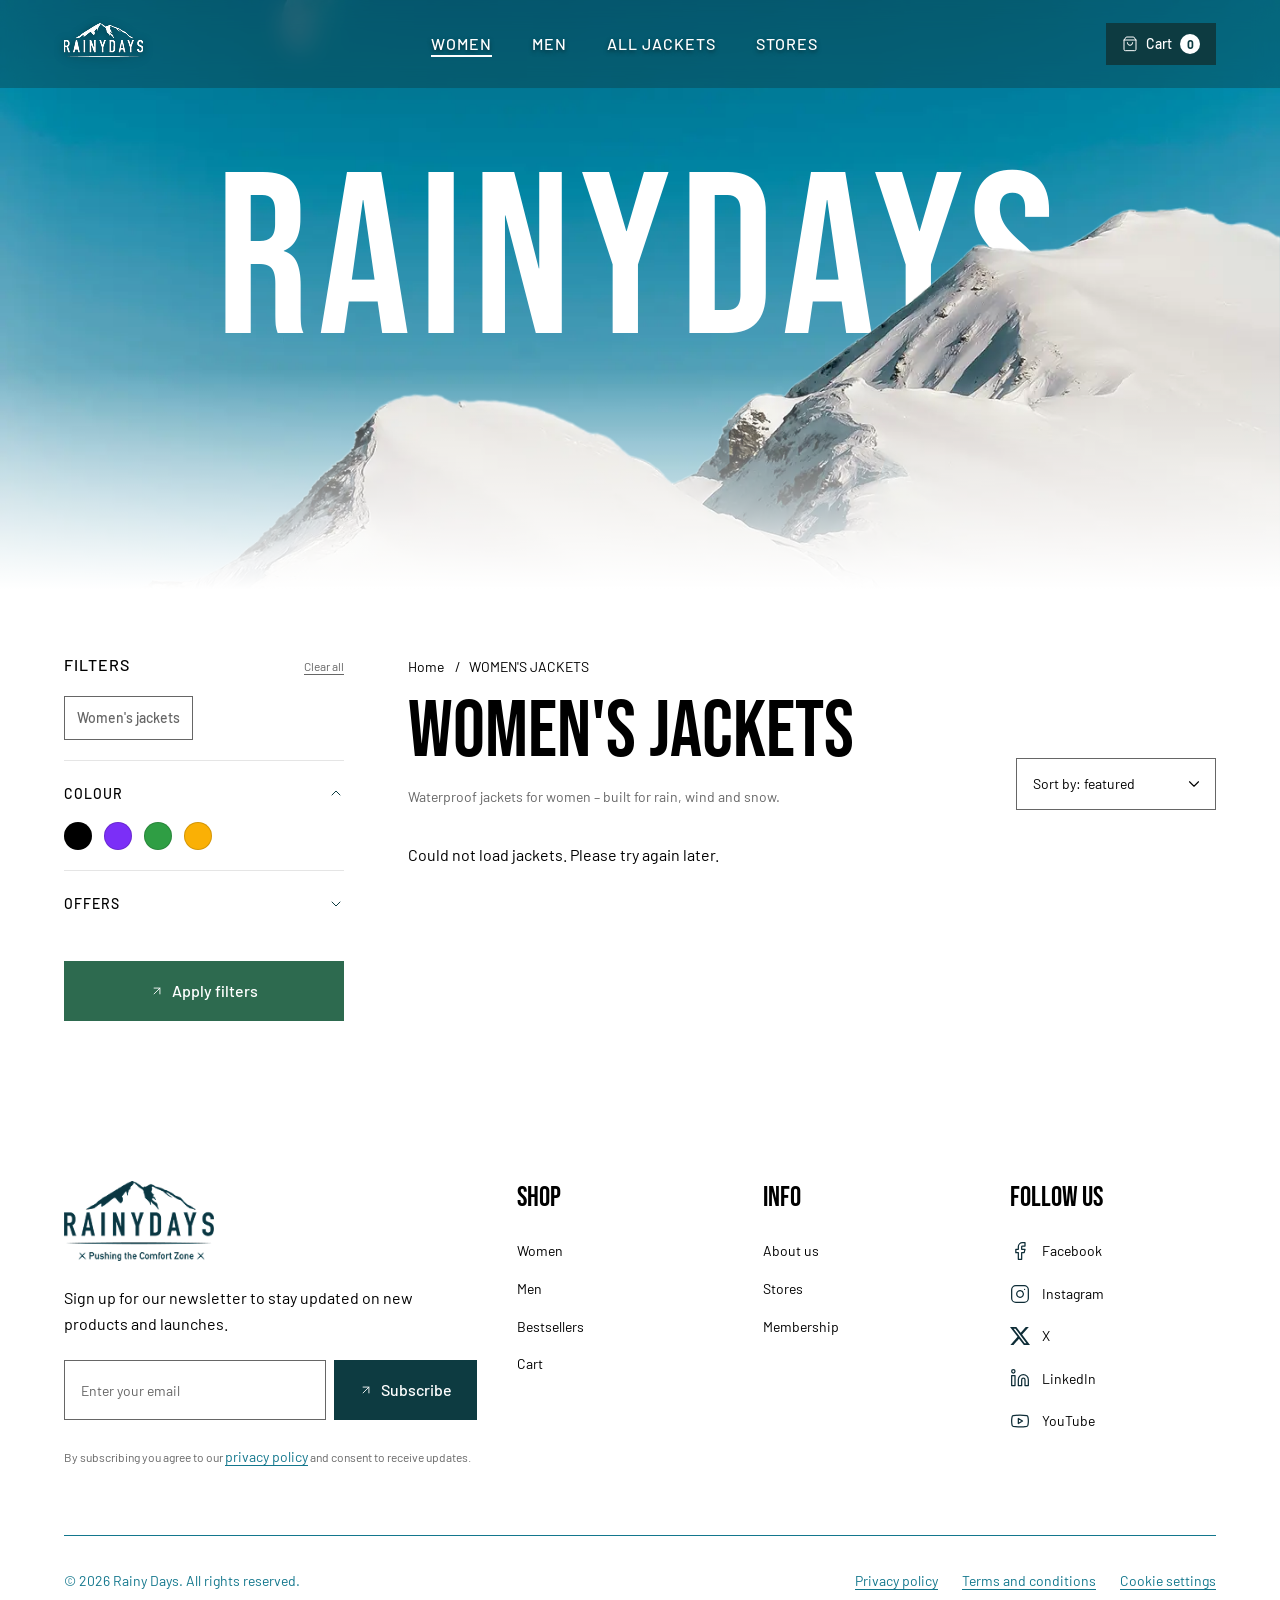
<file: category/womens.html>
<!doctype html>
<html lang="en">
  <head>
    <meta charset="UTF-8" />
    <meta name="viewport" content="width=device-width, initial-scale=1.0" />
    <meta
      name="description"
      content="Shop women's jackets from Rainy Days – waterproof, windproof and warm jackets for hiking, skiing and everyday rain."
    />
    <link
      rel="canonical"
      href="https://kacperkijno.github.io/js1-ca-rainy-days/category/womens.html"
    />
    <link rel="icon" href="../assets/icons/favicon-32.png" type="image/png" />
    <link rel="apple-touch-icon" href="../assets/icons/apple-touch-icon.png" />
    <meta property="og:type" content="website" />
    <meta property="og:site_name" content="Rainy Days" />
    <meta property="og:title" content="Women's jackets | Rainy Days" />
    <meta
      property="og:description"
      content="Shop women's jackets from Rainy Days – waterproof, windproof and warm jackets for hiking, skiing and everyday rain."
    />
    <meta
      property="og:url"
      content="https://kacperkijno.github.io/js1-ca-rainy-days/category/womens.html"
    />
    <meta
      property="og:image"
      content="https://kacperkijno.github.io/js1-ca-rainy-days/assets/images/hero-mountain.webp"
    />
    <title>Women's jackets | Rainy Days</title>
    <link rel="preconnect" href="https://fonts.googleapis.com" />
    <link rel="preconnect" href="https://fonts.gstatic.com" crossorigin />
    <link
      href="https://fonts.googleapis.com/css2?family=Barlow:wght@400;500;600;700&family=Bebas+Neue&display=swap"
      rel="stylesheet"
    />
    <link rel="stylesheet" href="../css/main.css" />
  </head>
  <body>
    <a href="#main" class="skip-link">Skip to content</a>
    <header class="header">
      <div class="container header__inner">
        <a href="../index.html" class="logo header__logo">
          <img
            src="../assets/images/logo-rainy-days-mini.png"
            alt="Rainy Days – go to the home page"
            width="79"
            height="43"
          />
        </a>
        <input
          type="checkbox"
          id="menu-toggle"
          class="header__toggle visually-hidden"
          aria-label="Open menu"
        />
        <label for="menu-toggle" class="header__burger">
          <span class="icon icon--menu" aria-hidden="true"></span>
          <span class="visually-hidden">Menu</span>
        </label>
        <nav class="nav" aria-label="Main">
          <ul class="nav__list">
            <li>
              <a href="../category/womens.html" class="nav__link" aria-current="page">Women</a>
            </li>
            <li><a href="../category/mens.html" class="nav__link">Men</a></li>
            <li><a href="../index.html#products" class="nav__link">All jackets</a></li>
            <li><a href="../index.html#stores" class="nav__link">Stores</a></li>
            <li class="nav__extra"><a href="../checkout/index.html" class="nav__link">Cart</a></li>
          </ul>
        </nav>
        <a href="../checkout/index.html" class="cart-link">
          <span class="icon icon--bag icon--sm" aria-hidden="true"></span>
          <span class="cart-link__text visually-hidden-mobile">Cart</span>
          <span class="cart-badge" aria-hidden="true">0</span>
          <span class="visually-hidden">(0 items)</span>
        </a>
      </div>
    </header>

    <main id="main">
      <div class="page-hero" aria-hidden="true">
        <img
          src="../assets/images/hero-sky.webp"
          alt=""
          class="page-hero__layer"
          width="1440"
          height="1373"
        />
        <p class="page-hero__title">Rainydays</p>
        <img
          src="../assets/images/hero-mountain.webp"
          alt=""
          class="page-hero__layer page-hero__layer--front"
          width="1440"
          height="1373"
        />
      </div>

      <div class="container shop">
        <input
          type="checkbox"
          id="filters-toggle"
          class="shop__filters-toggle visually-hidden"
          aria-label="Show filters"
        />

        <!-- Filters and sorting (js/pages/category.js) -->
        <aside class="filters" aria-labelledby="filters-title">
          <form class="filters__form">
            <div class="filters__header">
              <h2 class="filters__title" id="filters-title">FILTERS</h2>
              <button type="reset" class="filters__clear">Clear all</button>
            </div>

            <div class="filters__active chip-list" role="group" aria-label="Active filters">
              <span class="chip"> Women's jackets </span>
            </div>

            <details class="filter-group" open>
              <summary class="filter-group__header">
                Colour
                <span class="icon icon--chevron-down icon--sm" aria-hidden="true"></span>
              </summary>
              <fieldset class="filter-group__content">
                <legend class="visually-hidden">Colour</legend>
                <div class="swatch-picker">
                  <label class="swatch swatch--black" title="Black">
                    <input type="checkbox" name="color" value="Black" class="swatch__input" />
                    <span class="swatch__color"></span>
                    <span class="visually-hidden">Black</span>
                  </label>
                  <label class="swatch swatch--purple" title="Purple">
                    <input type="checkbox" name="color" value="Purple" class="swatch__input" />
                    <span class="swatch__color"></span>
                    <span class="visually-hidden">Purple</span>
                  </label>
                  <label class="swatch swatch--green" title="Green">
                    <input type="checkbox" name="color" value="Green" class="swatch__input" />
                    <span class="swatch__color"></span>
                    <span class="visually-hidden">Green</span>
                  </label>
                  <label class="swatch swatch--yellow" title="Yellow">
                    <input type="checkbox" name="color" value="Yellow" class="swatch__input" />
                    <span class="swatch__color"></span>
                    <span class="visually-hidden">Yellow</span>
                  </label>
                </div>
              </fieldset>
            </details>

            <details class="filter-group">
              <summary class="filter-group__header">
                Offers
                <span class="icon icon--chevron-down icon--sm" aria-hidden="true"></span>
              </summary>
              <div class="filter-group__content">
                <label class="checkbox">
                  <input type="checkbox" name="onSale" class="checkbox__input" />
                  On sale
                </label>
              </div>
            </details>

            <button type="submit" class="btn btn--accent btn--lg btn--full filters__submit">
              <span class="icon icon--arrow-up-right" aria-hidden="true"></span>
              Apply filters
            </button>
          </form>
        </aside>

        <section class="shop__results" aria-labelledby="shop-title">
          <div class="shop__toolbar">
            <div class="shop__heading">
              <nav class="breadcrumbs" aria-label="Breadcrumb">
                <ol class="breadcrumbs__list">
                  <li class="breadcrumbs__item">
                    <a href="../index.html" class="breadcrumbs__link">Home</a>
                  </li>
                  <li class="breadcrumbs__item" aria-current="page">Women's jackets</li>
                </ol>
              </nav>
              <h1 id="shop-title">Women's jackets</h1>
              <p class="shop__count">
                Waterproof jackets for women – built for rain, wind and snow.
              </p>
            </div>
            <div class="shop__tools">
              <label for="filters-toggle" class="btn btn--ghost btn--sm shop__filters-btn">
                Filters
                <span class="icon icon--chevron-down" aria-hidden="true"></span>
              </label>
              <label for="sort" class="visually-hidden">Sort products</label>
              <select id="sort" name="sort" class="field__input shop__sort">
                <option value="featured">Sort by: featured</option>
                <option value="price-asc">Price: low to high</option>
                <option value="price-desc">Price: high to low</option>
                <option value="name">Name: A–Z</option>
              </select>
            </div>
          </div>

          <p id="products-status" role="status" aria-live="polite">Loading jackets...</p>
          <div id="product-list" class="product-grid" data-gender="Female"></div>
        </section>
      </div>
    </main>

    <footer class="footer">
      <div class="container">
        <div class="footer__top">
          <div class="footer__newsletter" id="newsletter">
            <a href="../index.html" class="logo logo--large">
              <img
                src="../assets/images/logo-rainy-days.png"
                alt="Rainy Days – Pushing the Comfort Zone, go to the home page"
                width="181"
                height="97"
              />
            </a>
            <p>Sign up for our newsletter to stay updated on new products and launches.</p>
            <form class="input-group" aria-label="Newsletter sign-up">
              <label for="newsletter-email" class="visually-hidden">Email address</label>
              <input
                type="email"
                id="newsletter-email"
                name="email"
                class="field__input"
                placeholder="Enter your email"
                autocomplete="email"
                required
              />
              <button type="submit" class="btn btn--primary btn--lg">
                <span class="icon icon--arrow-up-right" aria-hidden="true"></span>
                Subscribe
              </button>
            </form>
            <p class="field__hint">
              By subscribing you agree to our
              <a href="../privacy.html" class="text-link">privacy policy</a>
              and consent to receive updates.
            </p>
          </div>

          <nav aria-labelledby="footer-shop">
            <h2 class="footer__heading" id="footer-shop">Shop</h2>
            <ul class="footer__list">
              <li><a href="../category/womens.html" class="footer__link">Women</a></li>
              <li><a href="../category/mens.html" class="footer__link">Men</a></li>
              <li><a href="../index.html#products" class="footer__link">Bestsellers</a></li>
              <li><a href="../checkout/index.html" class="footer__link">Cart</a></li>
            </ul>
          </nav>

          <nav aria-labelledby="footer-info">
            <h2 class="footer__heading" id="footer-info">Info</h2>
            <ul class="footer__list">
              <li><a href="../index.html#about" class="footer__link">About us</a></li>
              <li><a href="../index.html#stores" class="footer__link">Stores</a></li>
              <li><a href="../index.html#membership" class="footer__link">Membership</a></li>
            </ul>
          </nav>

          <div class="footer__social">
            <h2 class="footer__heading">Follow us</h2>
            <ul class="footer__list">
              <li>
                <a
                  href="https://www.facebook.com/"
                  class="footer__link"
                  target="_blank"
                  rel="noopener"
                >
                  <span class="icon icon--facebook" aria-hidden="true"></span>
                  <span class="footer__link-text visually-hidden-mobile">Facebook</span>
                </a>
              </li>
              <li>
                <a
                  href="https://www.instagram.com/"
                  class="footer__link"
                  target="_blank"
                  rel="noopener"
                >
                  <span class="icon icon--instagram" aria-hidden="true"></span>
                  <span class="footer__link-text visually-hidden-mobile">Instagram</span>
                </a>
              </li>
              <li>
                <a href="https://x.com/" class="footer__link" target="_blank" rel="noopener">
                  <span class="icon icon--x-logo" aria-hidden="true"></span>
                  <span class="footer__link-text visually-hidden-mobile">X</span>
                </a>
              </li>
              <li>
                <a
                  href="https://www.linkedin.com/"
                  class="footer__link"
                  target="_blank"
                  rel="noopener"
                >
                  <span class="icon icon--linkedin" aria-hidden="true"></span>
                  <span class="footer__link-text visually-hidden-mobile">LinkedIn</span>
                </a>
              </li>
              <li>
                <a
                  href="https://www.youtube.com/"
                  class="footer__link"
                  target="_blank"
                  rel="noopener"
                >
                  <span class="icon icon--youtube" aria-hidden="true"></span>
                  <span class="footer__link-text visually-hidden-mobile">YouTube</span>
                </a>
              </li>
            </ul>
          </div>
        </div>

        <div class="footer__bottom">
          <p>&copy; 2026 Rainy Days. All rights reserved.</p>
          <ul class="footer__legal">
            <li><a href="../privacy.html">Privacy policy</a></li>
            <li><a href="../terms.html">Terms and conditions</a></li>
            <li><a href="../privacy.html#cookies">Cookie settings</a></li>
          </ul>
        </div>
      </div>
    </footer>
    <script type="module" src="../js/pages/category.js"></script>
    <div id="size-popover" class="size-popover" popover>
      <p class="size-popover__title">Select size</p>
      <div id="size-popover-list" class="size-popover__list"></div>
    </div>
  </body>
</html>
</file>
<file: css/main.css>
/* ==========================================================================
   Rainy Days – main stylesheet
   Only imports. Order matters: tokens → base → shared components → layout → pages.
   ========================================================================== */

@import url("variables.css");
@import url("base.css");
@import url("components.css");
@import url("layout.css");

/* ----- Page-specific styles ----- */
@import url("pages/home.css");
@import url("pages/products.css");
@import url("pages/product.css");
@import url("pages/checkout.css");
@import url("pages/legal.css");
</file>
